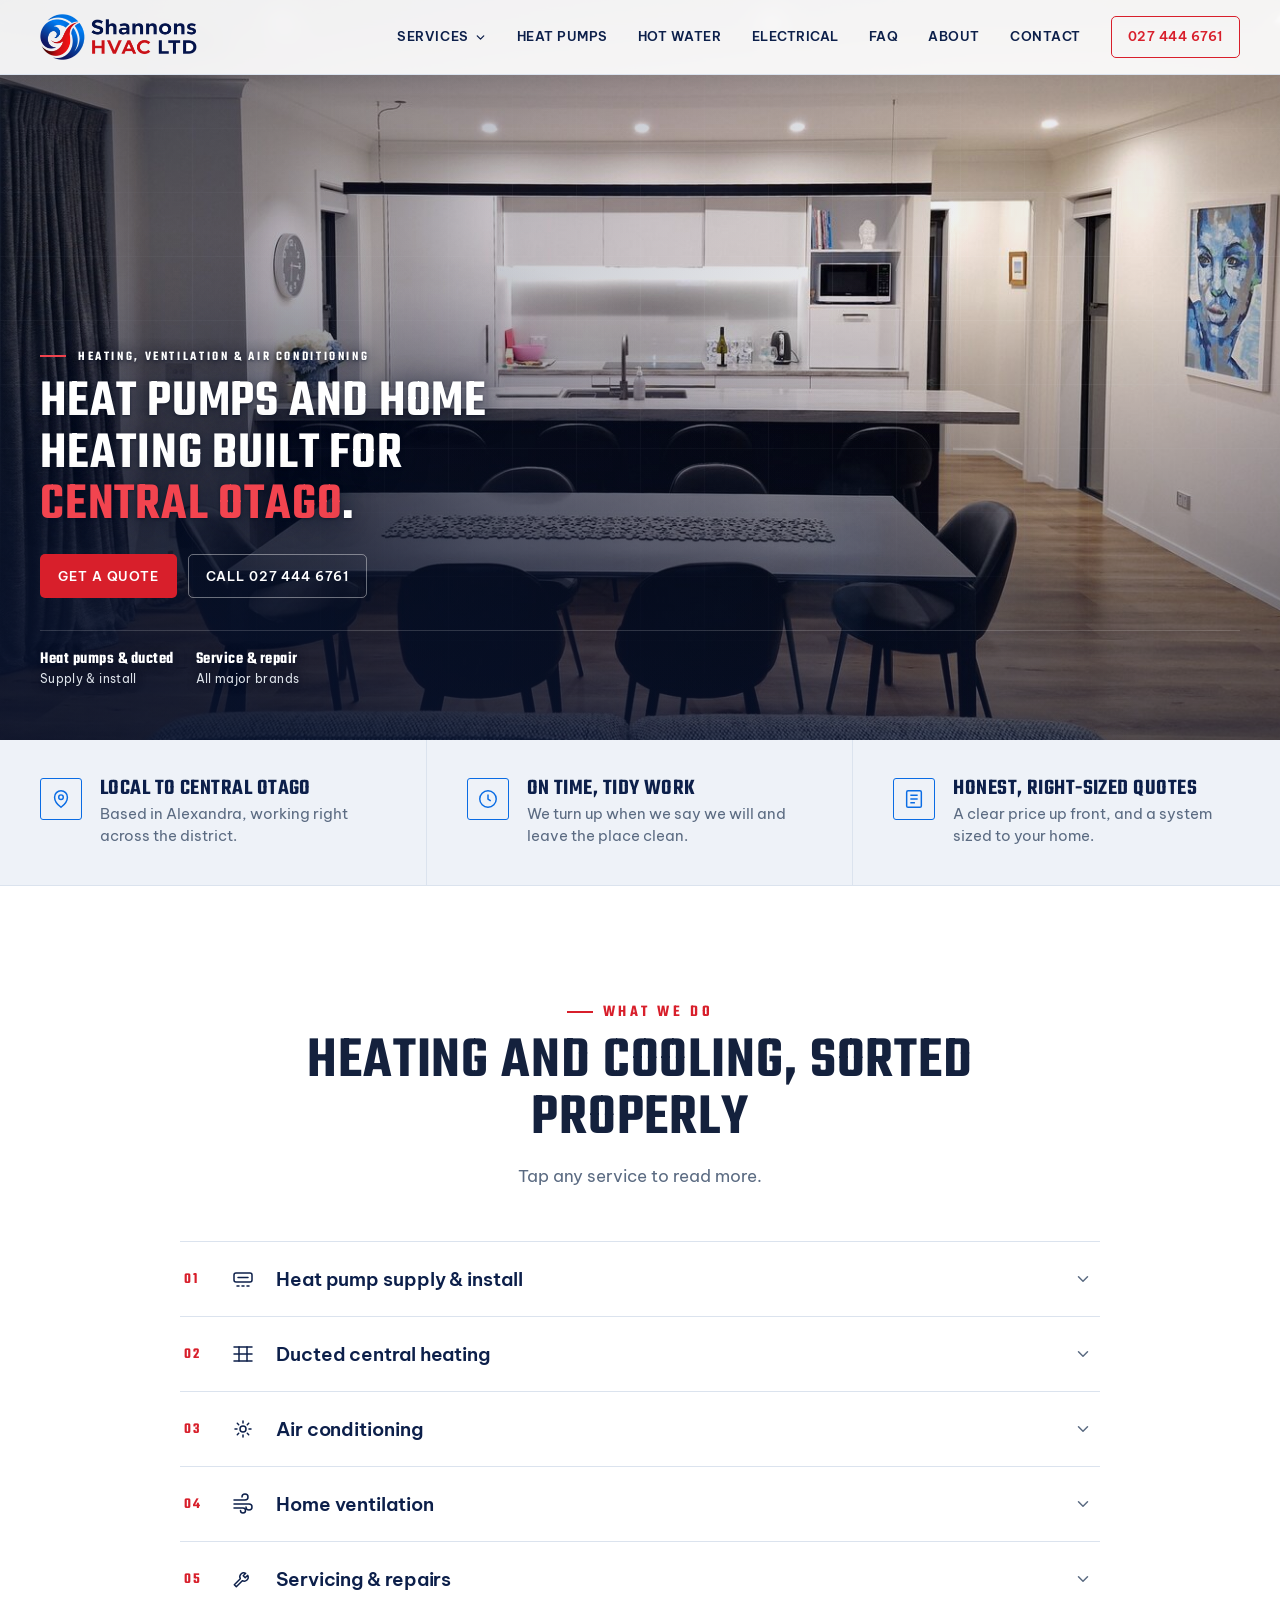
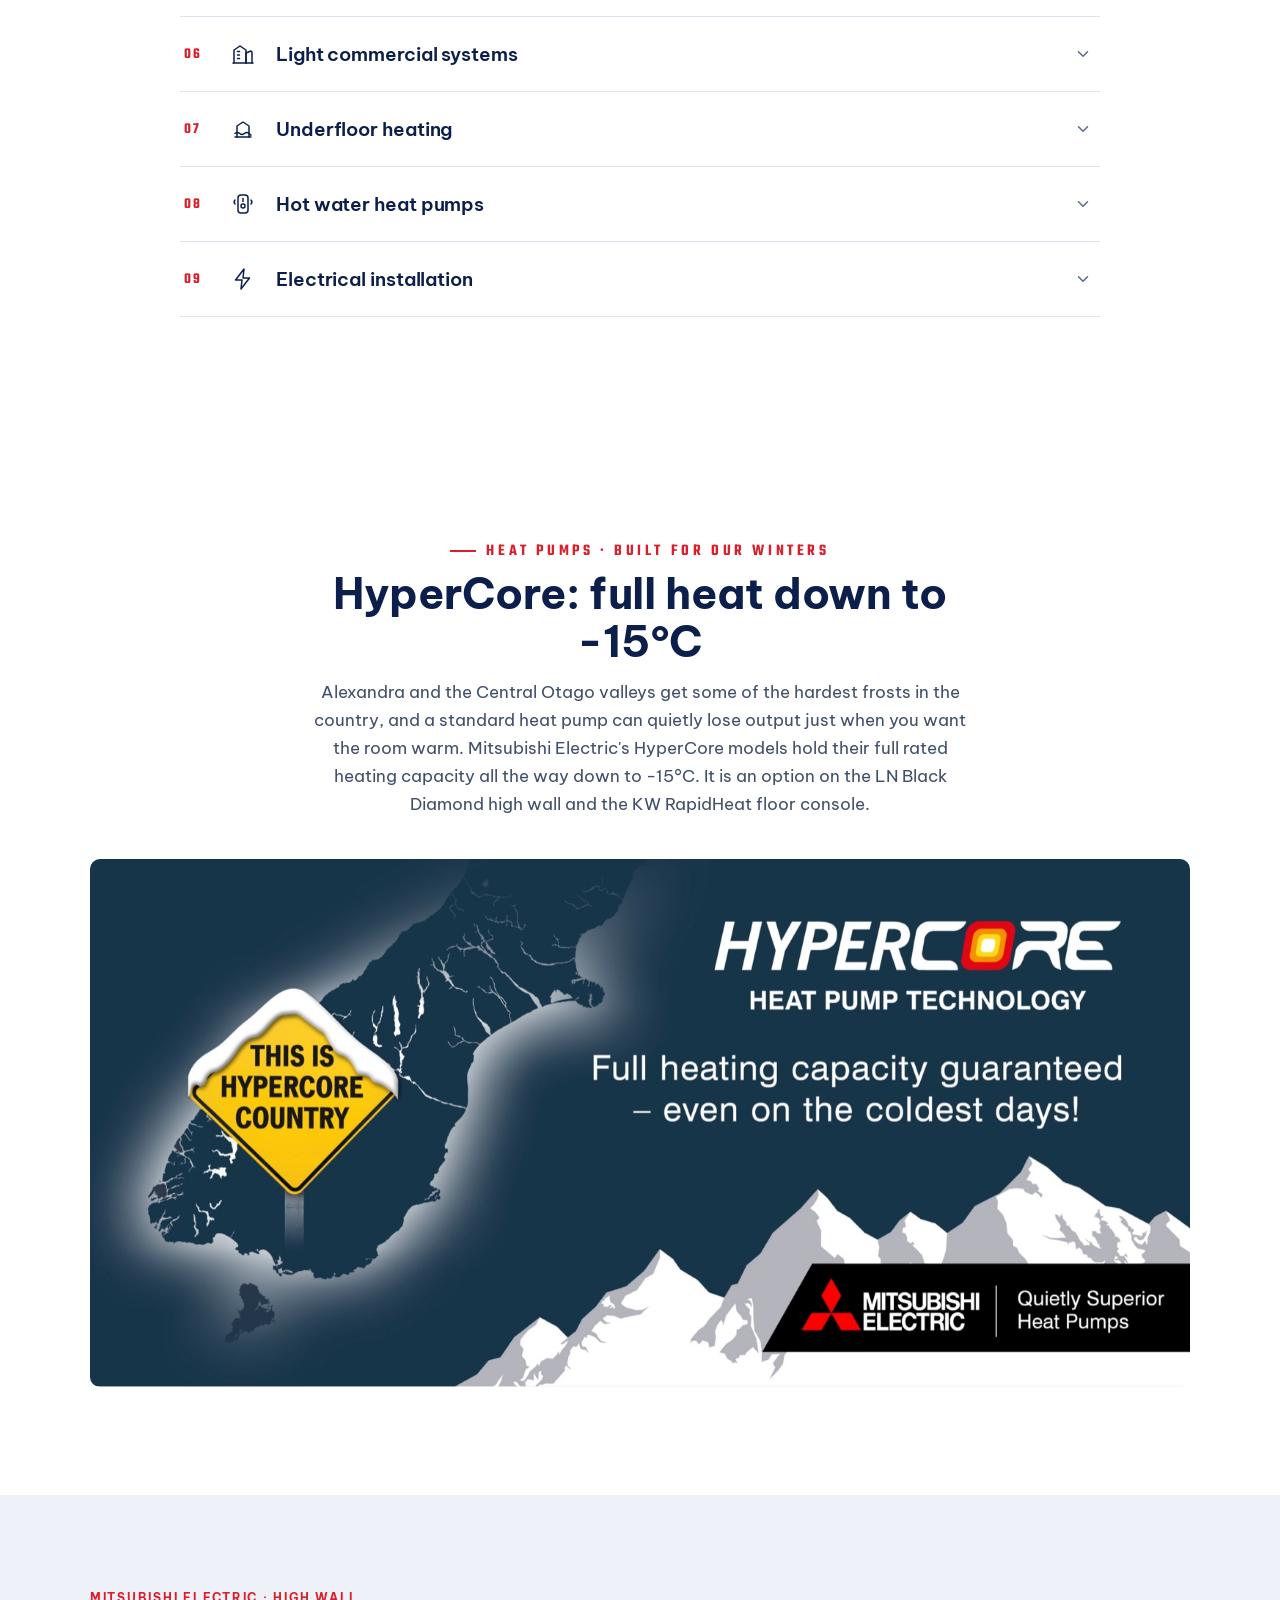
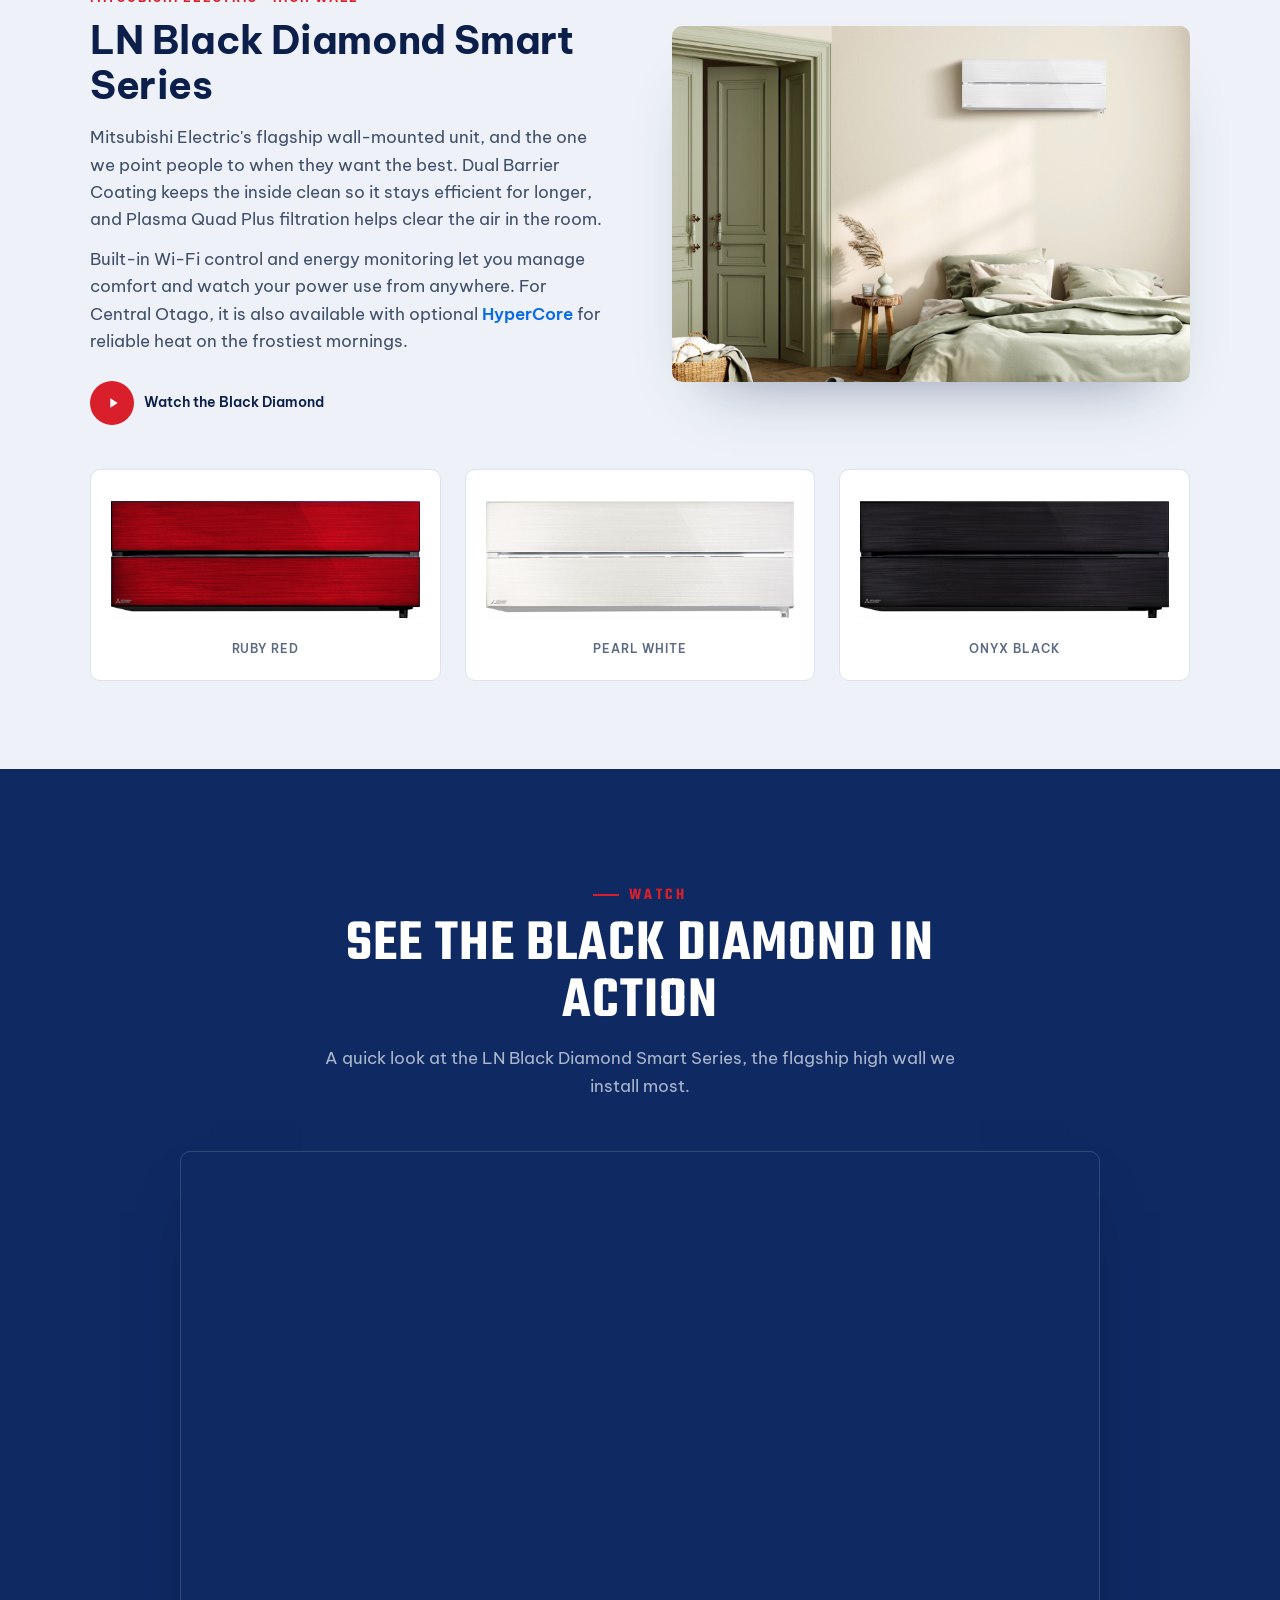
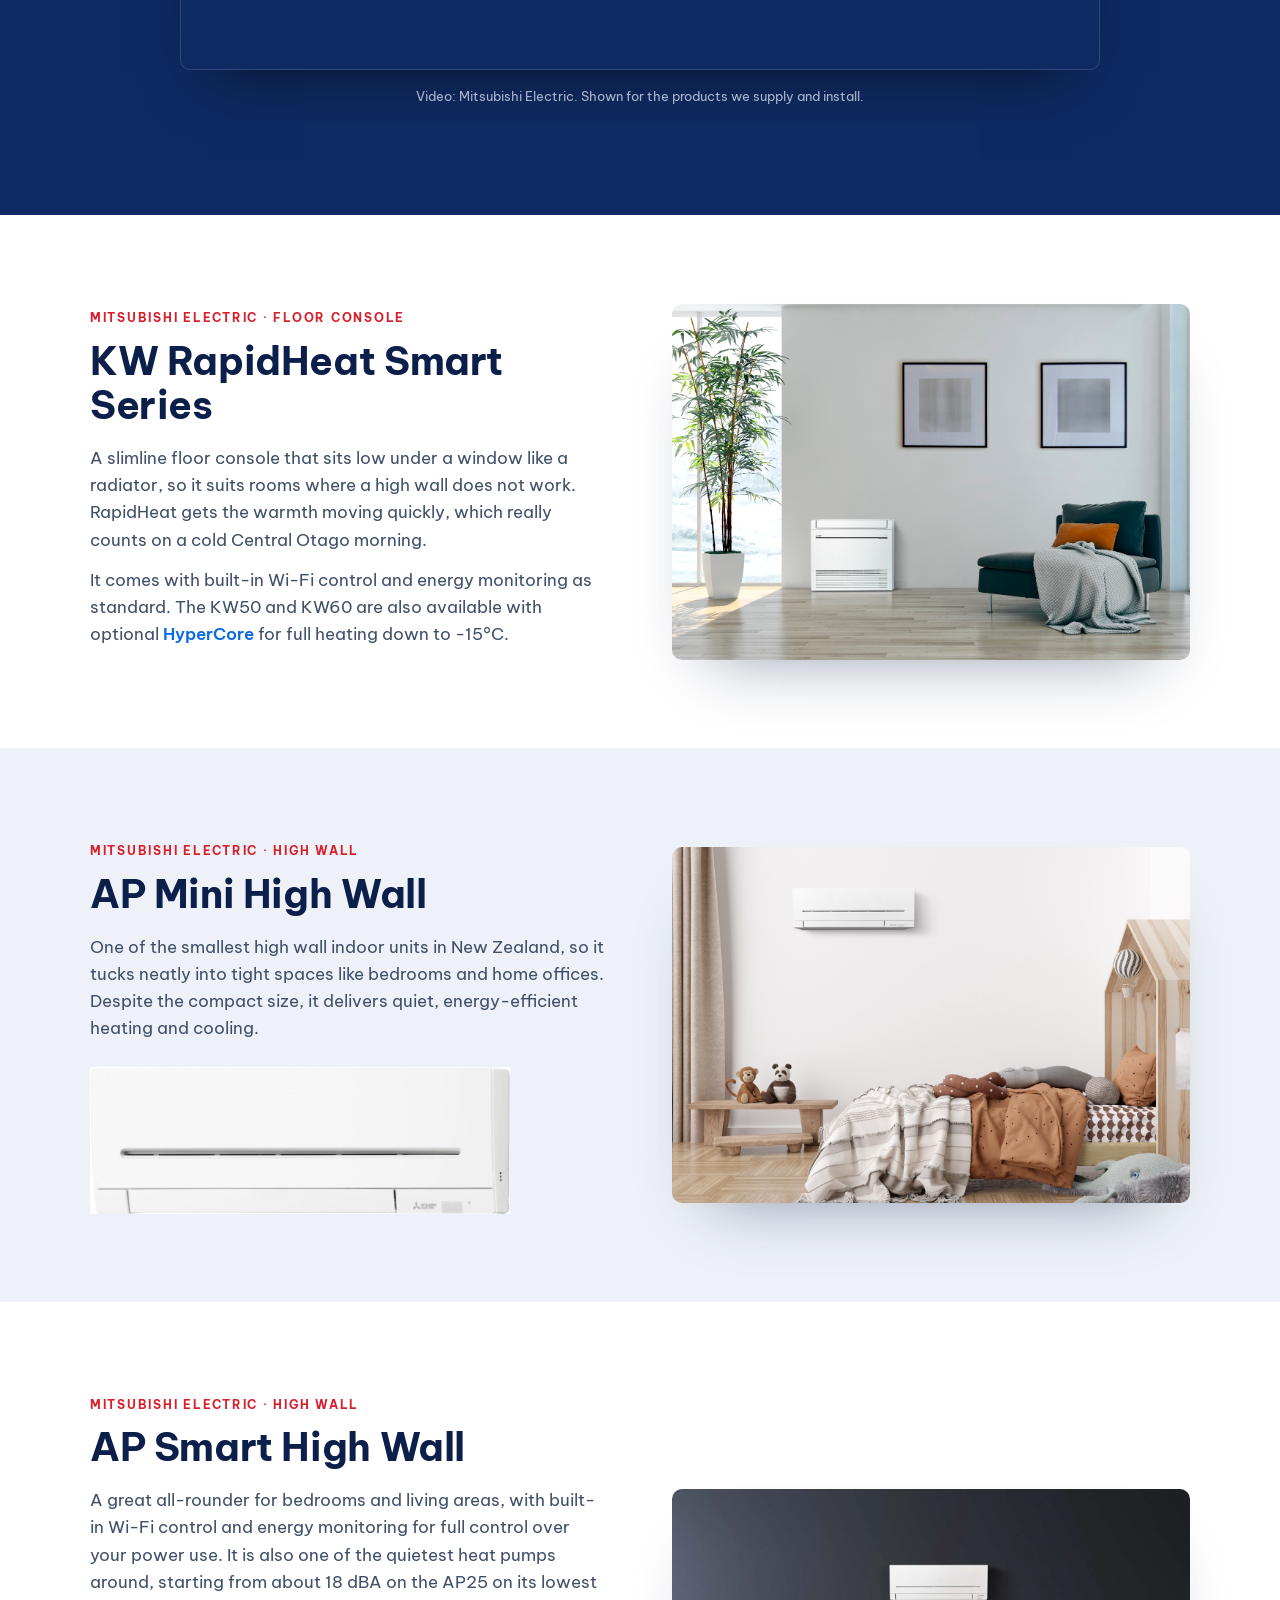
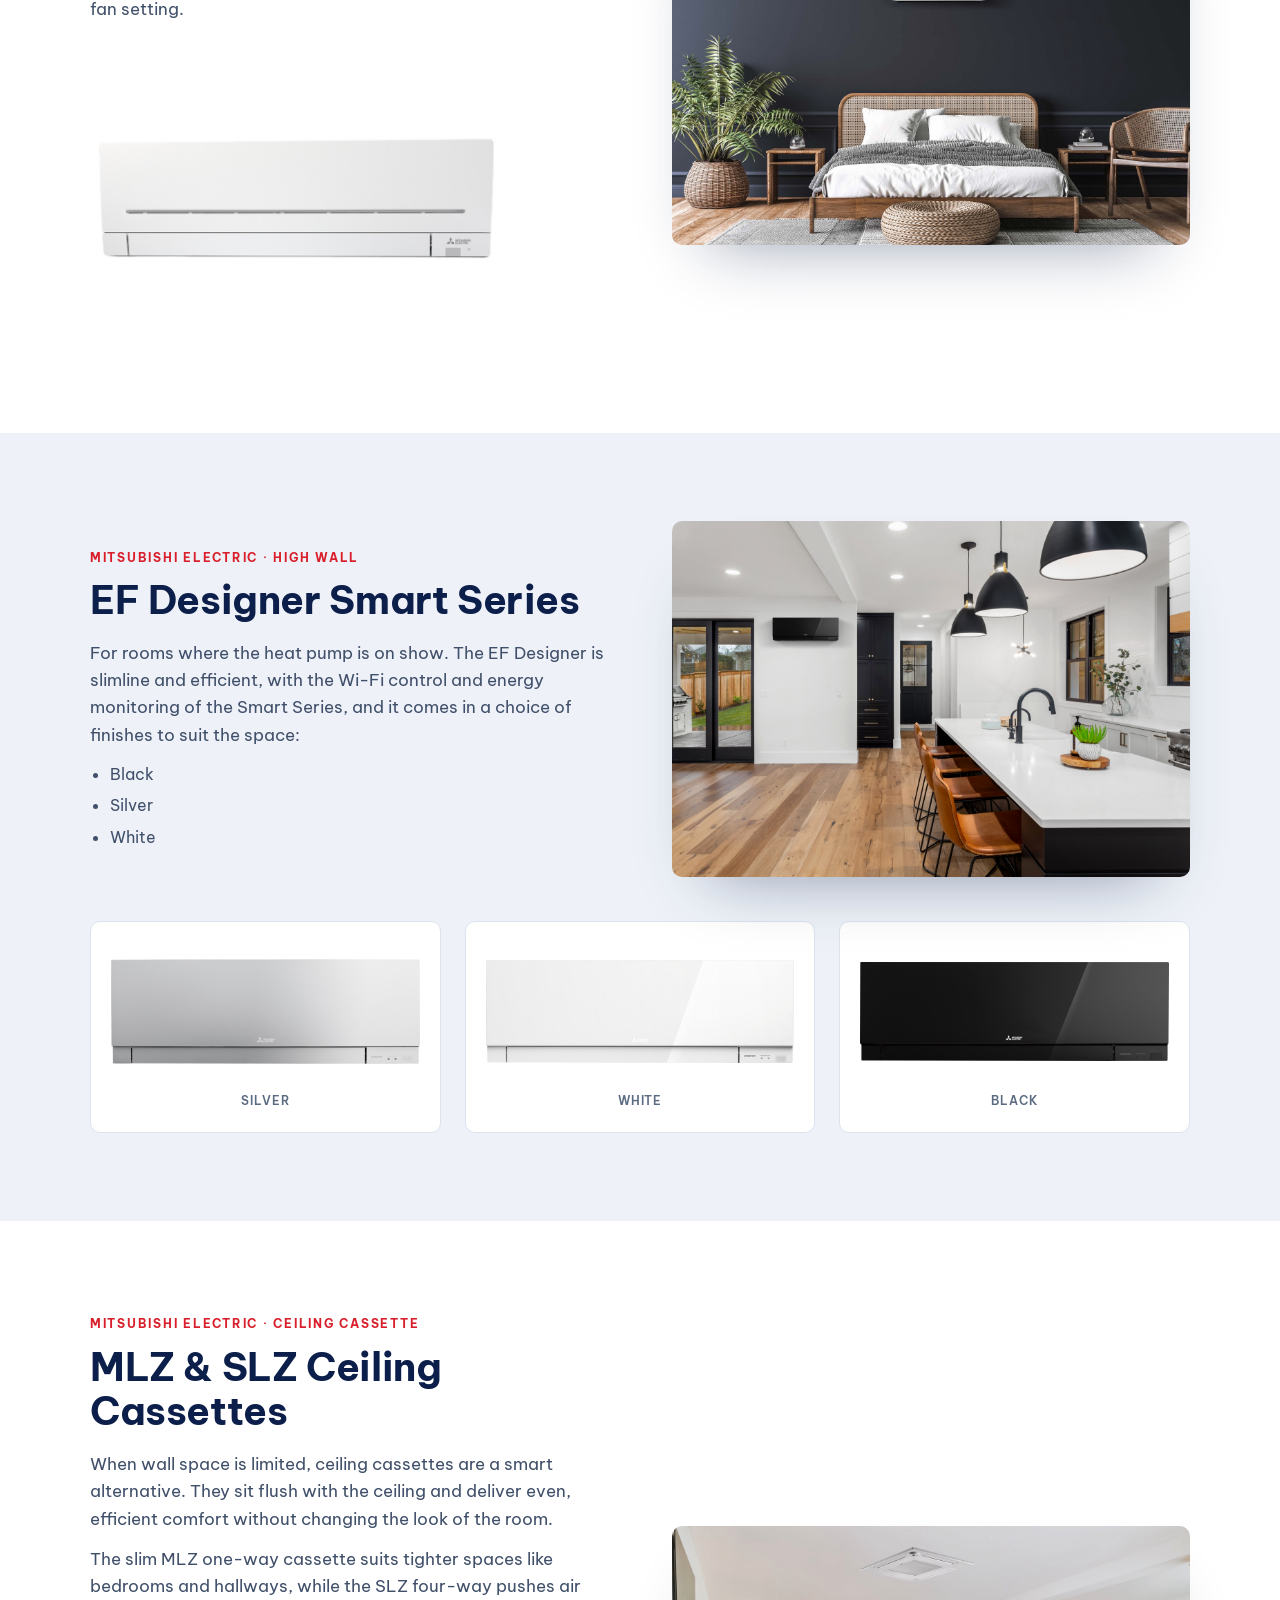
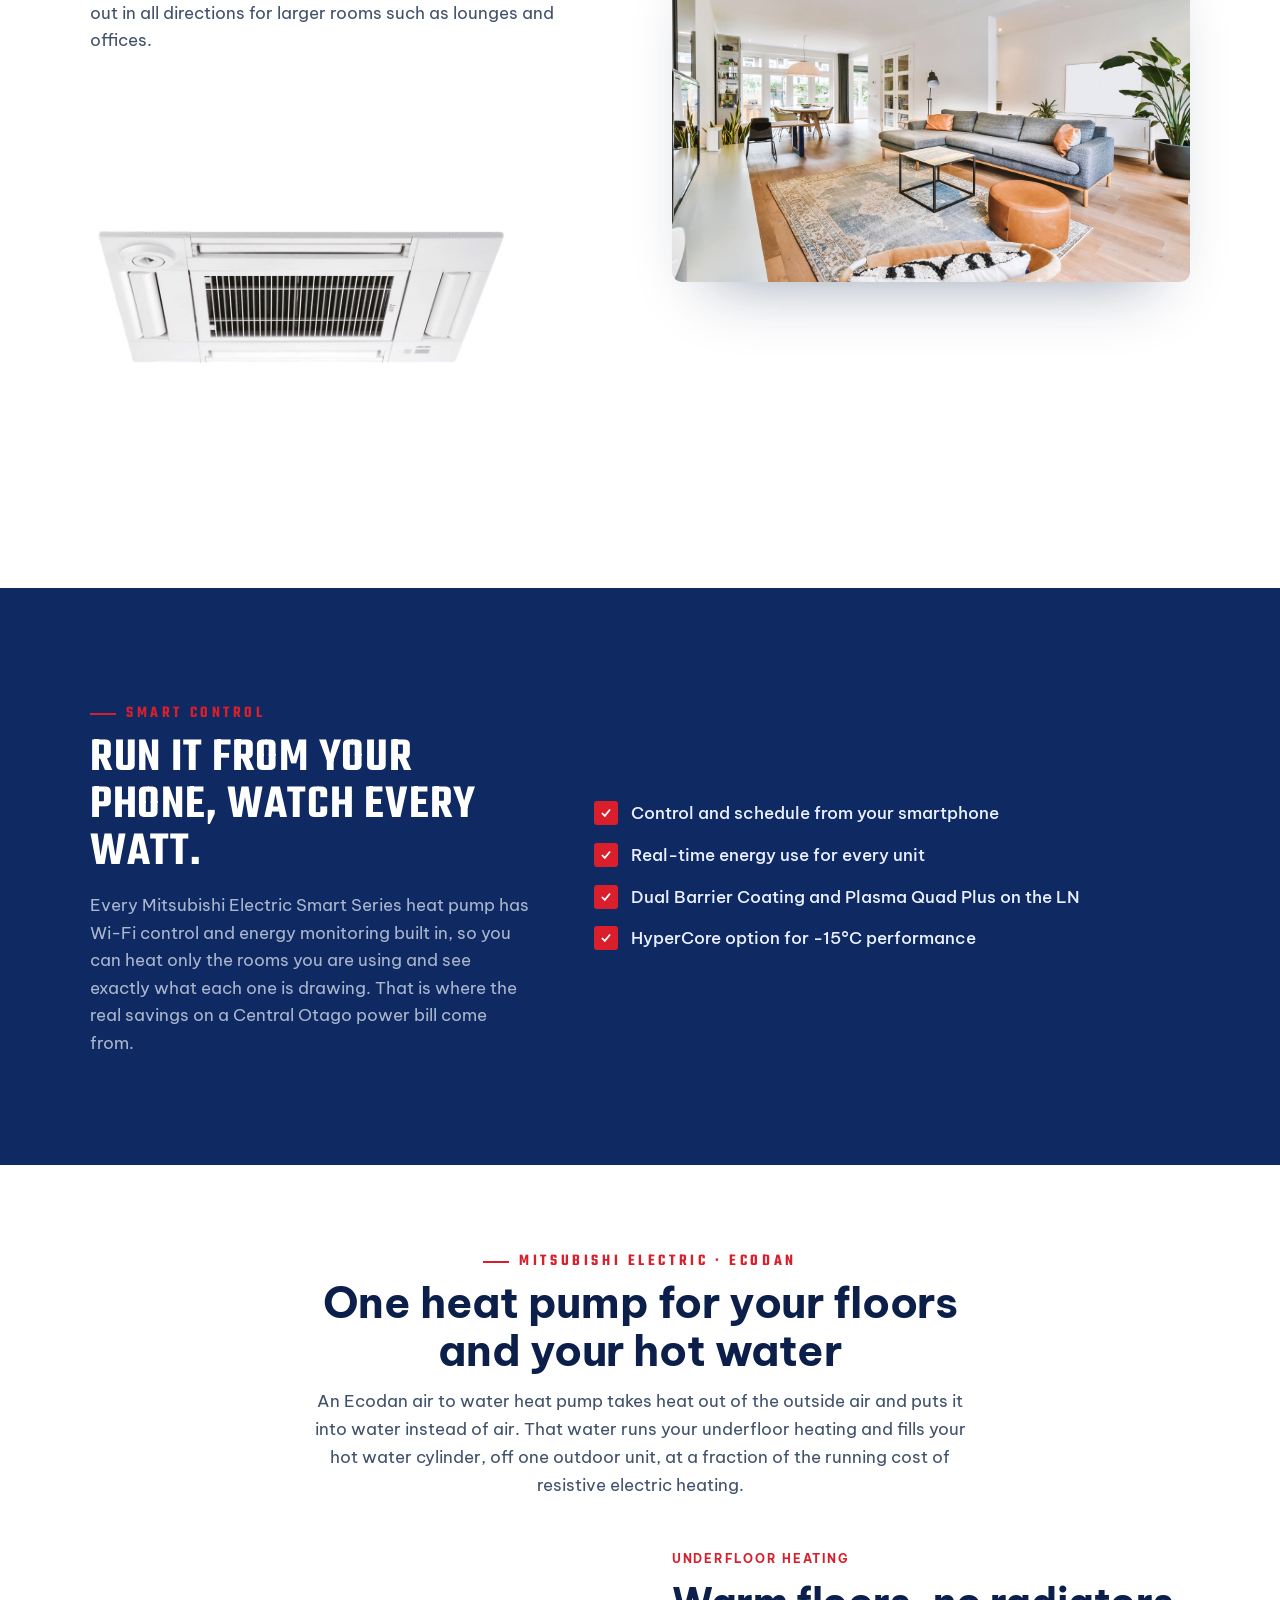
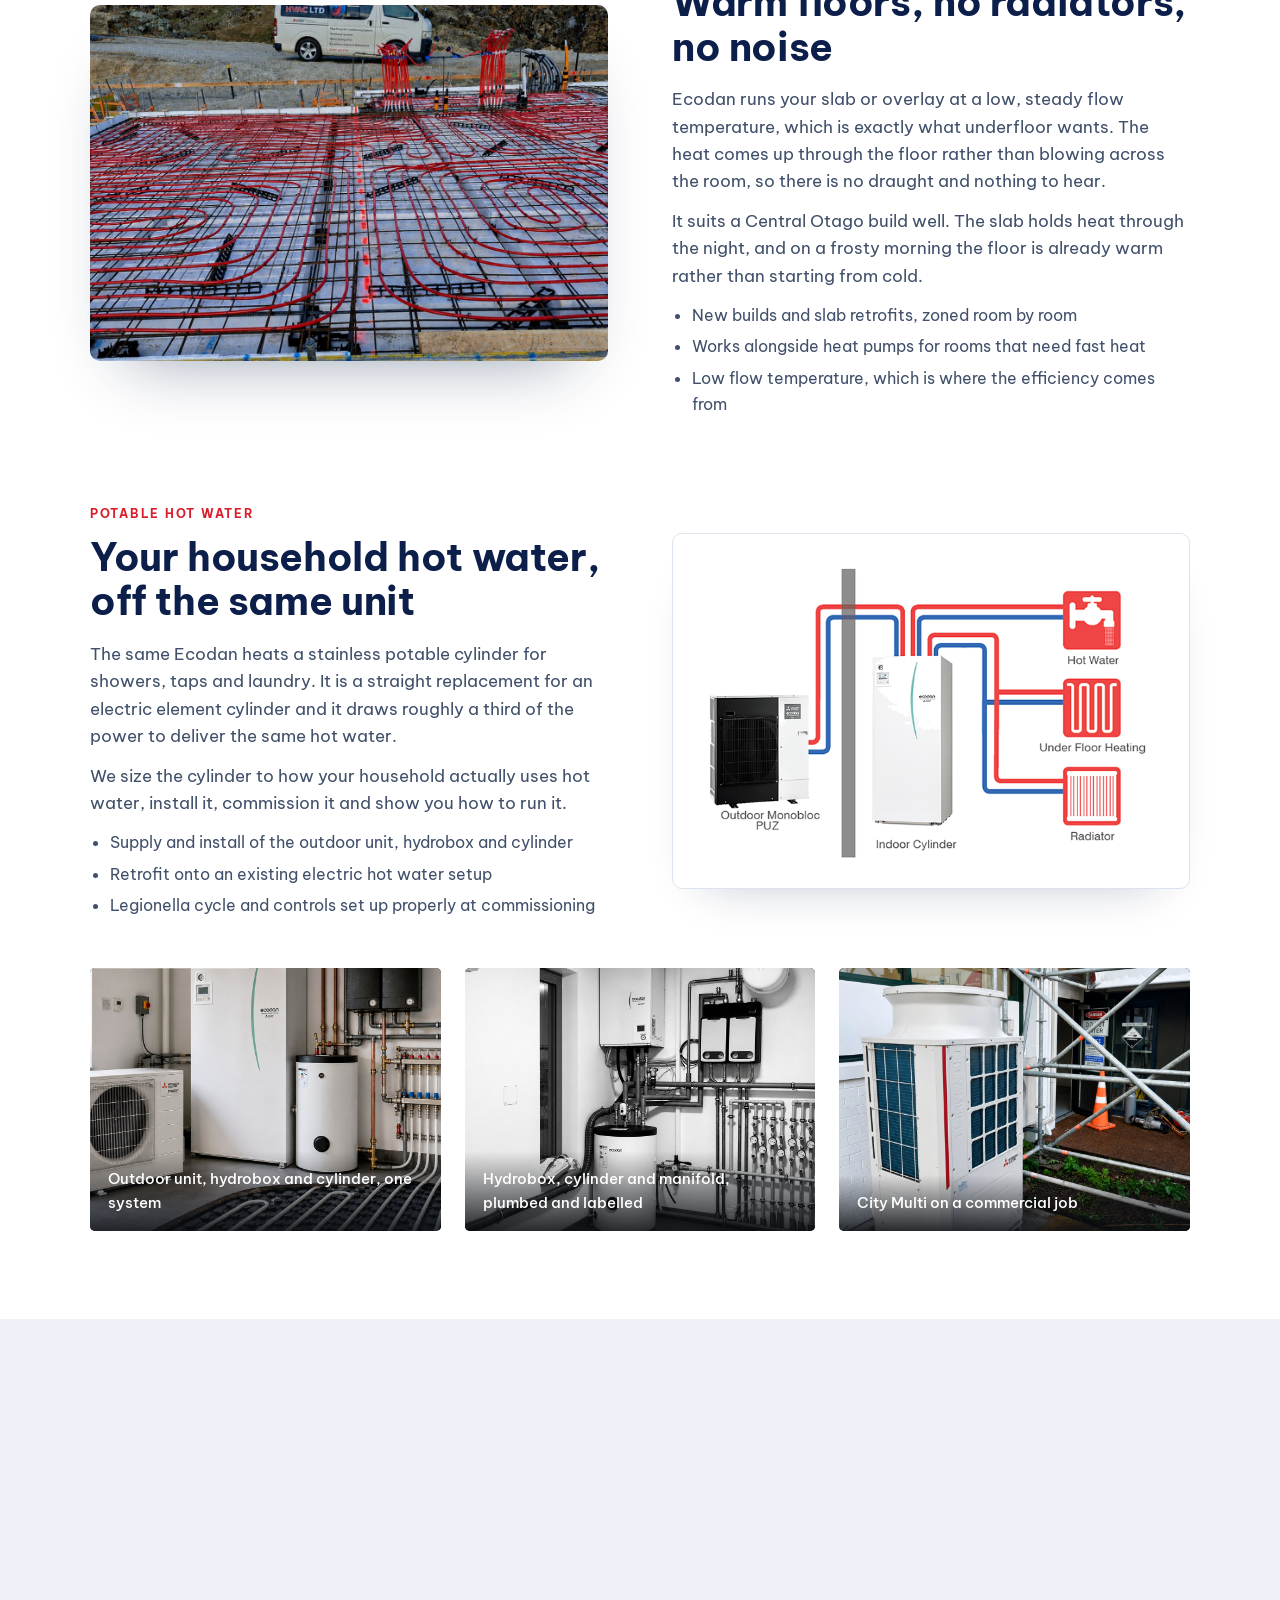
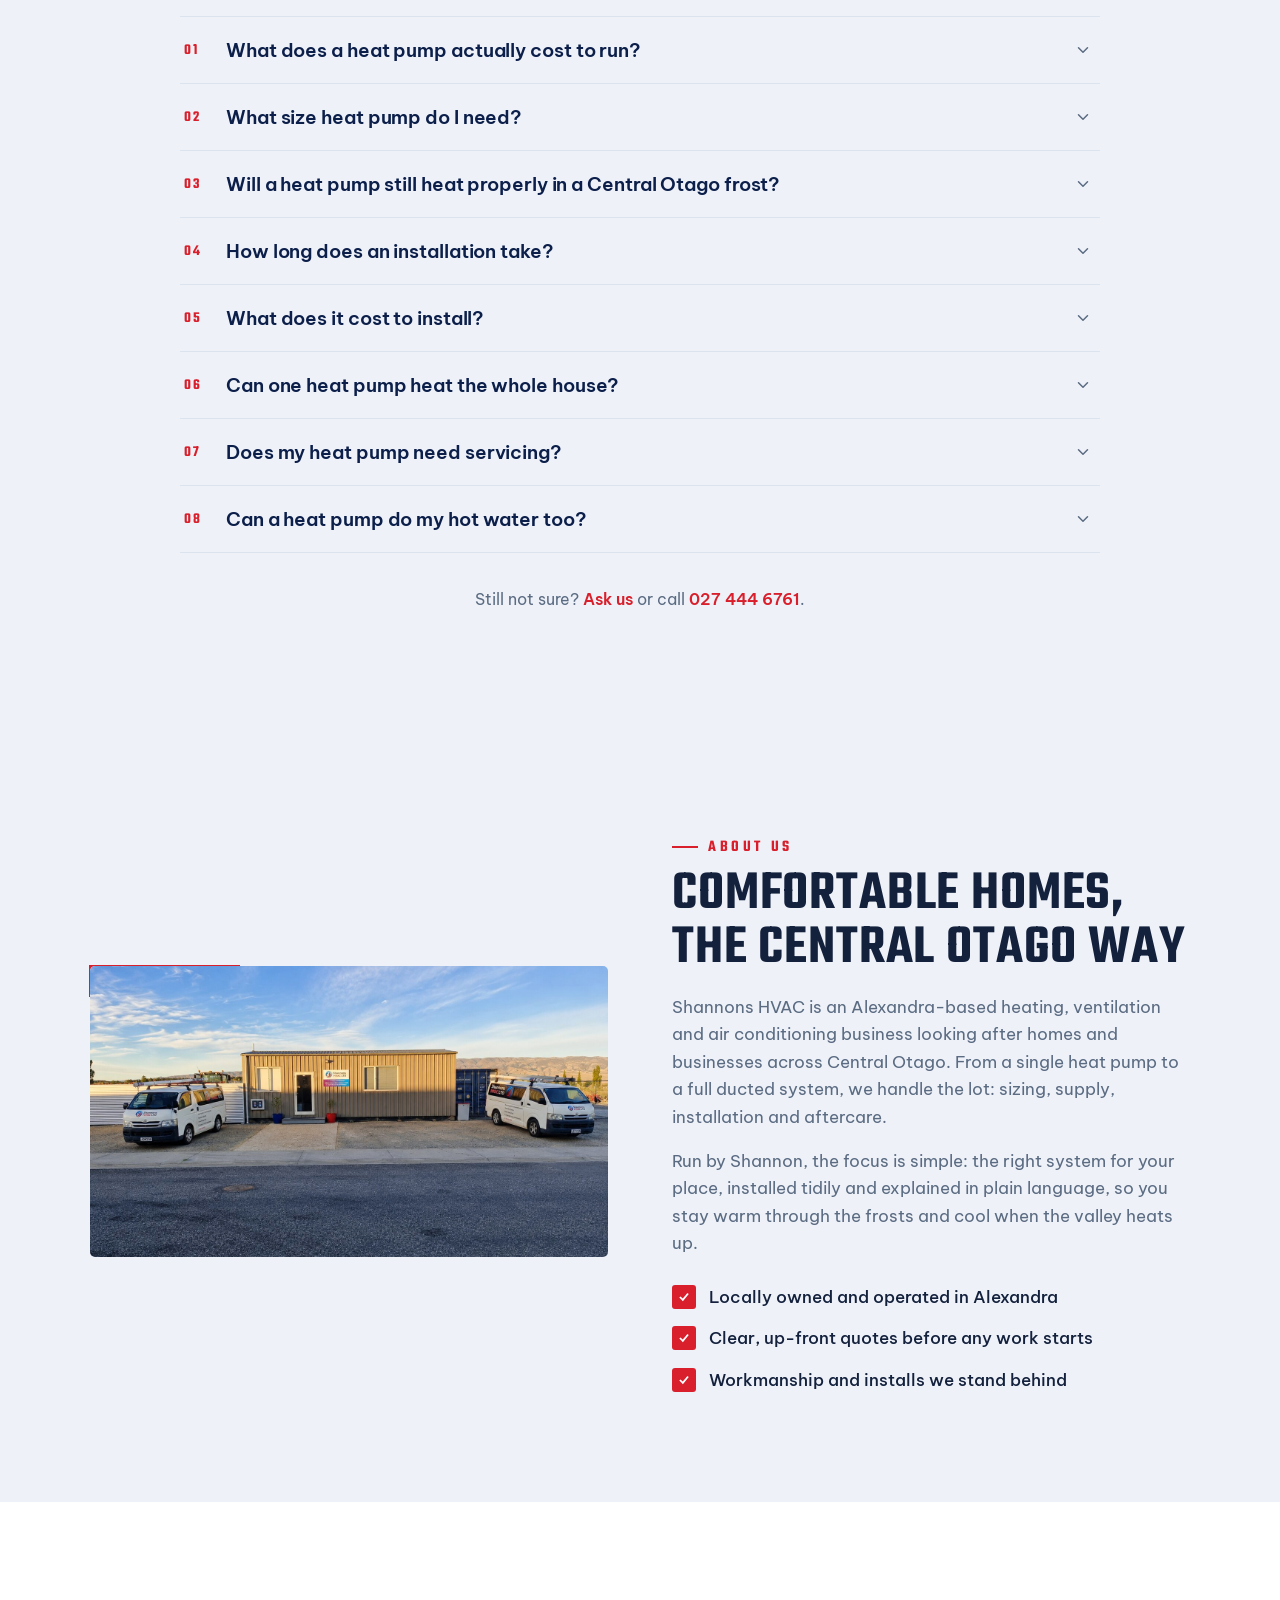
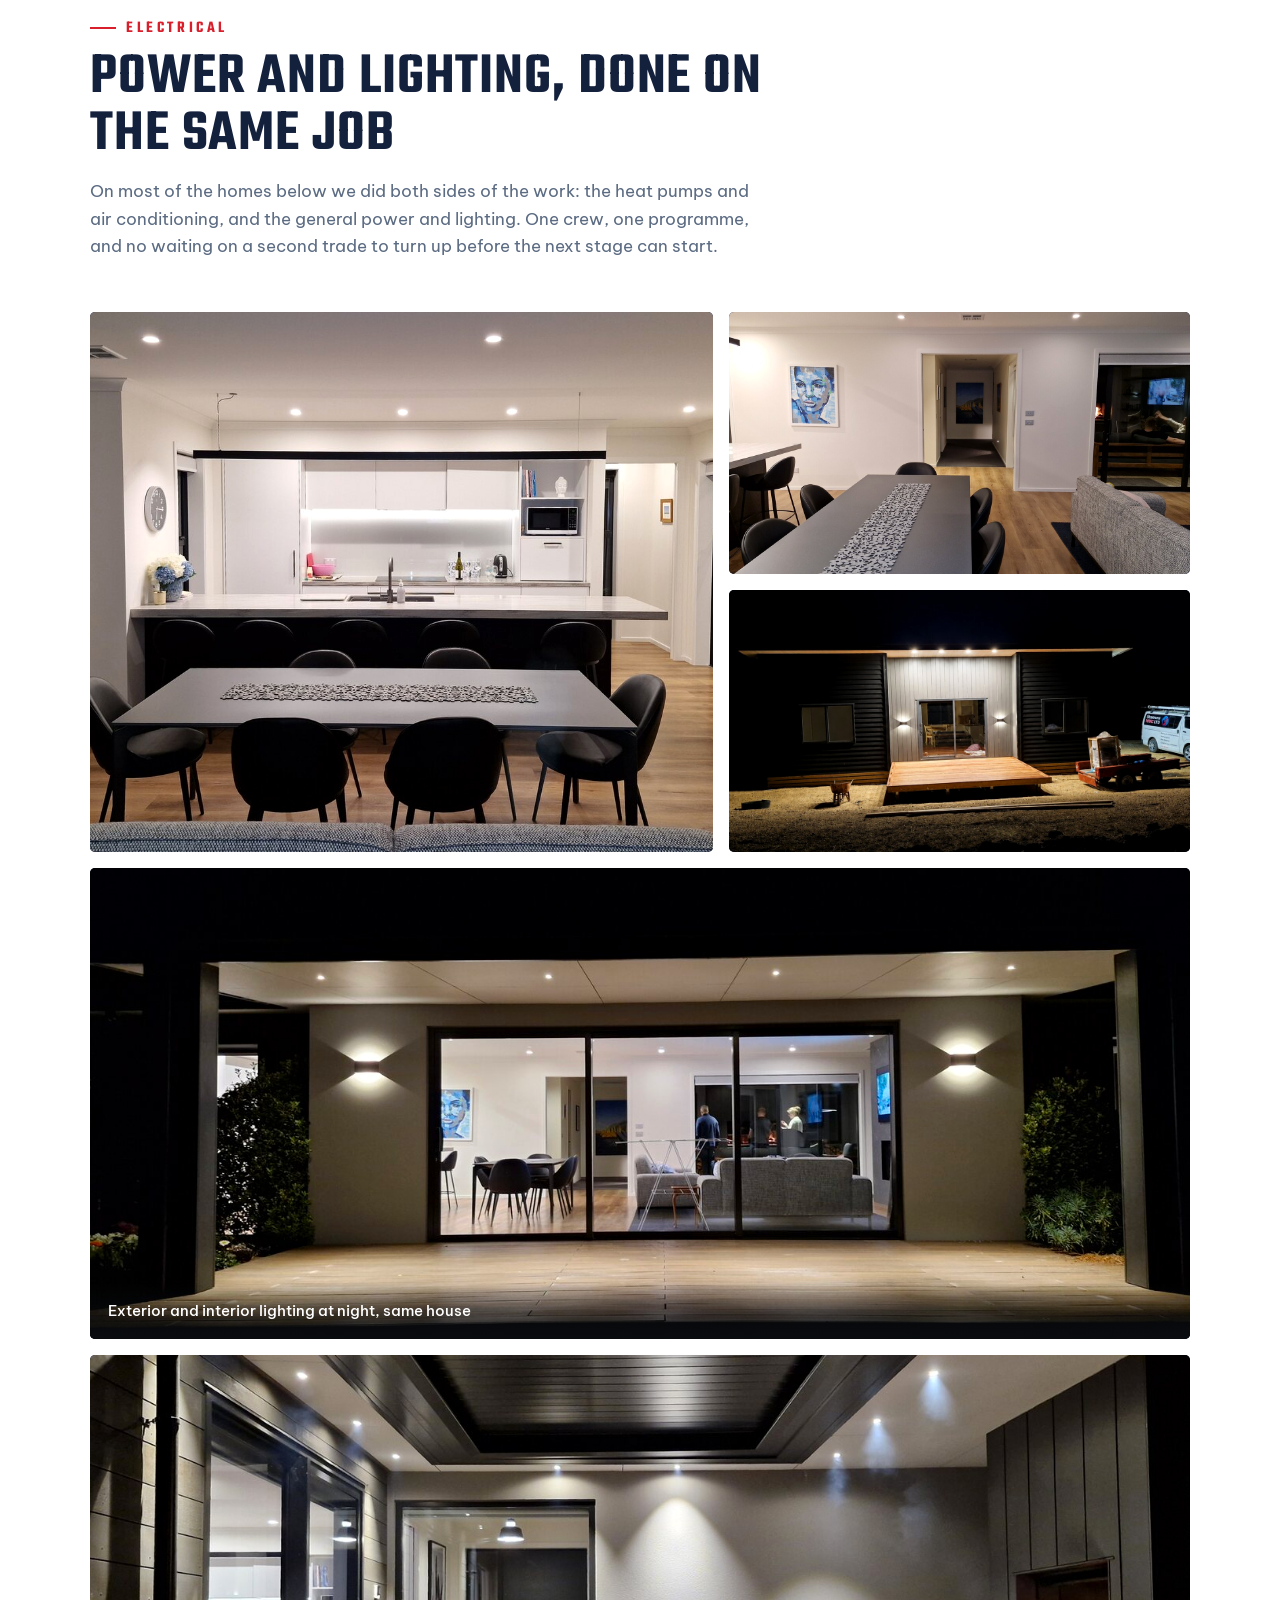
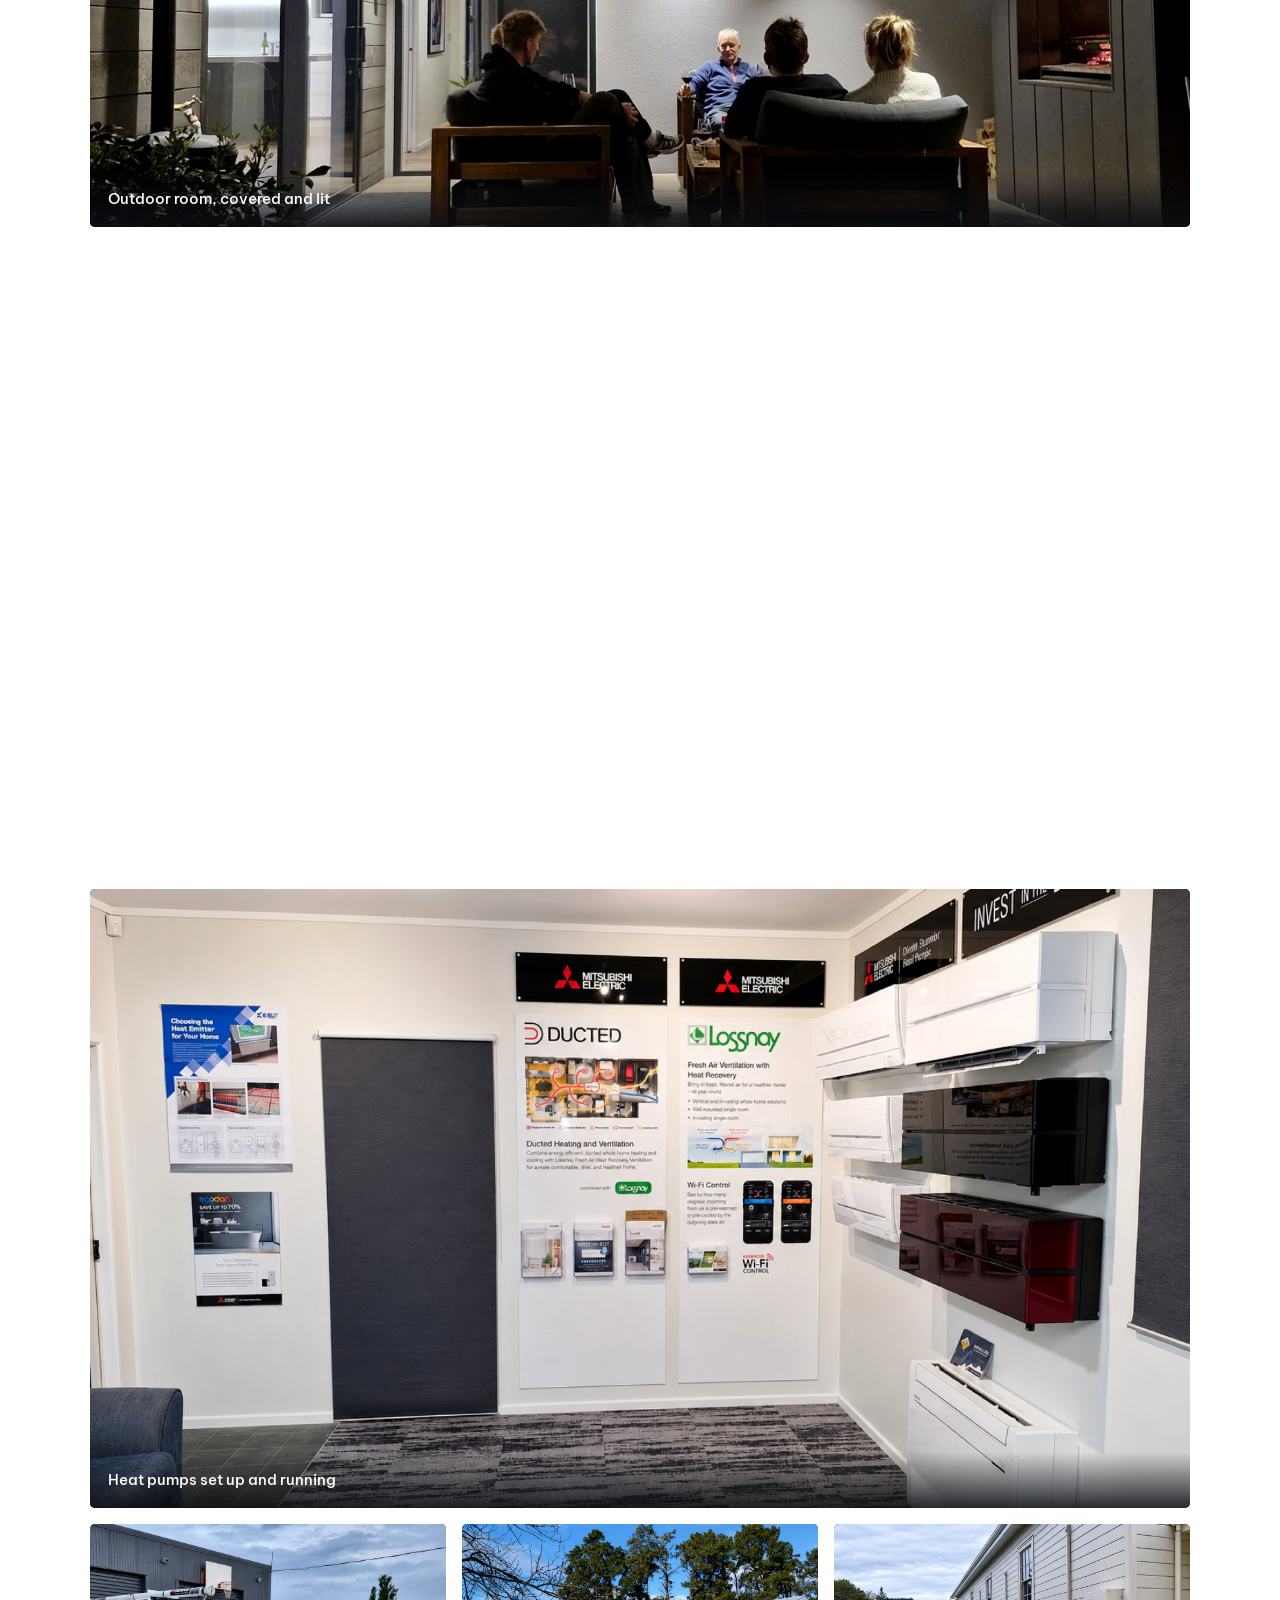
<file: index.html>
<!DOCTYPE html>
<html lang="en-NZ">
<head>
<meta charset="UTF-8">
<meta name="viewport" content="width=device-width, initial-scale=1.0">
<title>Shannons HVAC Limited | Heat Pumps & Air Conditioning, Alexandra</title>
<meta name="description" content="Alexandra heat pump and air conditioning specialists. Heat pumps, ducted heating and cooling, Ecodan underfloor and hot water heat pumps, ventilation, servicing and electrical installation across Central Otago.">
<meta name="theme-color" content="#ffffff">
<link rel="canonical" href="https://www.shannonshvac.co.nz/">

<!-- Open Graph -->
<meta property="og:type" content="website">
<meta property="og:title" content="Shannons HVAC Limited | Heat Pumps & Air Conditioning, Alexandra">
<meta property="og:description" content="Heat pump and air conditioning install, ducted heating and servicing for homes and businesses across Central Otago. Clear quotes, tidy installs.">
<meta property="og:image" content="https://www.shannonshvac.co.nz/img/apsmart-room.jpg">
<meta property="og:url" content="https://www.shannonshvac.co.nz/">
<meta name="twitter:card" content="summary_large_image">

<link rel="icon" href="/favicon.ico" sizes="any">
<link rel="icon" type="image/png" sizes="96x96" href="/favicon-96.png">
<link rel="apple-touch-icon" href="/apple-touch-icon.png">
<link rel="preconnect" href="https://fonts.googleapis.com">
<link rel="preconnect" href="https://fonts.gstatic.com" crossorigin>
<link href="https://fonts.googleapis.com/css2?family=Teko:wght@400;500;600;700&family=Be+Vietnam+Pro:wght@400;500;600&display=swap" rel="stylesheet">
<link rel="stylesheet" href="styles.css">
</head>
<body>

<!-- ===== NAV ===== -->
<nav class="nav" id="nav">
  <a class="brand" href="index.html" aria-label="Shannons HVAC Limited">
    <img class="brand-logo" src="logo.png" alt="Shannons HVAC Limited" width="620" height="182">
  </a>
  <div class="nav-links" id="navLinks">
    <div class="nav-drop">
      <a class="nav-drop-trigger" href="#services">Services<svg class="nav-caret" viewBox="0 0 24 24" aria-hidden="true"><path d="M6 9l6 6 6-6"/></svg></a>
      <div class="nav-drop-menu">
        <a href="#svc-heatpump">Heat pump supply &amp; install</a>
        <a href="#svc-ducted">Ducted central heating</a>
        <a href="#svc-aircon">Air conditioning</a>
        <a href="#svc-ventilation">Home ventilation</a>
        <a href="#svc-servicing">Servicing &amp; repairs</a>
        <a href="#svc-commercial">Light commercial systems</a>
        <a href="#svc-underfloor">Underfloor heating</a>
        <a href="#svc-hotwater">Hot water heat pumps</a>
        <a href="#svc-electrical">Electrical installation</a>
      </div>
    </div>
    <a href="#heatpumps">Heat Pumps</a>
    <a href="#hotwater">Hot Water</a>
    <a href="#electrical">Electrical</a>
    <a href="#faq">FAQ</a>
    <a href="#about">About</a>
    <a href="#contact">Contact</a>
    <a class="nav-phone" href="tel:+64274446761">027 444 6761</a>
  </div>
  <button class="nav-toggle" id="navToggle" aria-label="Open menu" aria-expanded="false"><svg viewBox="0 0 24 24" aria-hidden="true"><path d="M4 7h16M4 12h16M4 17h16"/></svg></button>
</nav>

<!-- ===== HERO ===== -->
<header class="hero">
  <div class="hero-slides" aria-hidden="true">
    <div class="hero-slide active" style="background-image:url('img/elec-kitchen.jpg')"></div>
    <div class="hero-slide" style="background-image:url('img/outdoor-units.jpg')"></div>
    <div class="hero-slide" style="background-image:url('img/elec-dining.jpg')"></div>
    <div class="hero-slide" style="background-image:url('img/elec-outdoor.jpg')"></div>
    <div class="hero-slide" style="background-image:url('img/newbuild-night.jpg')"></div>
  </div>
  <div class="hero-grid" aria-hidden="true"></div>
  <div class="hero-inner">
    <p class="hero-eyebrow">Heating, Ventilation &amp; Air Conditioning</p>
    <h1>Heat pumps and home heating built for <em>Central Otago</em>.</h1>
    <div class="hero-cta">
      <a class="btn btn--primary" href="#contact">Get a quote</a>
      <a class="btn btn--ghost" href="tel:+64274446761">Call 027 444 6761</a>
    </div>
    <div class="hero-meta">
      <div><b>Heat pumps &amp; ducted</b>Supply &amp; install</div>
      <div><b>Service &amp; repair</b>All major brands</div>
    </div>
  </div>
</header>

<!-- ===== TRUST STRIP ===== -->
<section class="trust" style="padding:0">
  <div class="trust-grid">
    <div class="trust-item">
      <div class="trust-ic"><svg viewBox="0 0 24 24" fill="none" stroke="currentColor" stroke-width="1.6"><path d="M12 21s7-5.2 7-11a7 7 0 1 0-14 0c0 5.8 7 11 7 11Z"/><circle cx="12" cy="10" r="2.5"/></svg></div>
      <div><h4>Local to Central Otago</h4><p>Based in Alexandra, working right across the district.</p></div>
    </div>
    <div class="trust-item">
      <div class="trust-ic"><svg viewBox="0 0 24 24" fill="none" stroke="currentColor" stroke-width="1.6"><path d="M12 7v5l3 2"/><circle cx="12" cy="12" r="9"/></svg></div>
      <div><h4>On time, tidy work</h4><p>We turn up when we say we will and leave the place clean.</p></div>
    </div>
    <div class="trust-item">
      <div class="trust-ic"><svg viewBox="0 0 24 24" fill="none" stroke="currentColor" stroke-width="1.6"><rect x="4" y="3" width="16" height="18" rx="1.5"/><path d="M8 8h8M8 12h8M8 16h5"/></svg></div>
      <div><h4>Honest, right-sized quotes</h4><p>A clear price up front, and a system sized to your home.</p></div>
    </div>
  </div>
</section>

<!-- ===== SERVICES ===== -->
<section class="band-light" id="services" style="scroll-margin-top:70px">
  <div class="wrap">
    <div class="sec-head center reveal">
      <span class="eyebrow center">What we do</span>
      <h2>Heating and cooling, sorted properly</h2>
      <p>Tap any service to read more.</p>
    </div>
    <div class="acc reveal">
      <details class="acc-item" id="svc-heatpump" style="scroll-margin-top:88px">
        <summary>
          <span class="acc-num">01</span>
          <span class="acc-ic" aria-hidden="true"><svg viewBox="0 0 24 24" fill="none" stroke="currentColor"><rect x="3" y="6" width="18" height="9" rx="2"/><path d="M6 19h2M11 19h2M16 19h2M7 10.5h10"/></svg></span>
          <h3>Heat pump supply &amp; install</h3>
          <span class="acc-chev" aria-hidden="true"><svg viewBox="0 0 24 24"><path d="M6 9l6 6 6-6"/></svg></span>
        </summary>
        <div class="acc-body">
          <p>Wall-mounted and floor-console heat pumps sized to your room and our climate: efficient heating through frosty winters and cooling when summer turns dry and hot.</p>
        </div>
      </details>
      <details class="acc-item" id="svc-ducted" style="scroll-margin-top:88px">
        <summary>
          <span class="acc-num">02</span>
          <span class="acc-ic" aria-hidden="true"><svg viewBox="0 0 24 24" fill="none" stroke="currentColor"><path d="M3 5h18M3 12h18M3 19h18"/><path d="M8 5v14M16 5v14"/></svg></span>
          <h3>Ducted central heating</h3>
          <span class="acc-chev" aria-hidden="true"><svg viewBox="0 0 24 24"><path d="M6 9l6 6 6-6"/></svg></span>
        </summary>
        <div class="acc-body">
          <p>Whole-home ducted systems that warm or cool every room from one quiet, zoned setup, ideal for new builds and renovations across the district.</p>
        </div>
      </details>
      <details class="acc-item" id="svc-aircon" style="scroll-margin-top:88px">
        <summary>
          <span class="acc-num">03</span>
          <span class="acc-ic" aria-hidden="true"><svg viewBox="0 0 24 24" fill="none" stroke="currentColor"><circle cx="12" cy="12" r="3"/><path d="M12 4v2M12 18v2M4 12h2M18 12h2M6.3 6.3l1.4 1.4M16.3 16.3l1.4 1.4M17.7 6.3l-1.4 1.4M7.7 16.3l-1.4 1.4"/></svg></span>
          <h3>Air conditioning</h3>
          <span class="acc-chev" aria-hidden="true"><svg viewBox="0 0 24 24"><path d="M6 9l6 6 6-6"/></svg></span>
        </summary>
        <div class="acc-body">
          <p>Cooling for homes, offices, shops and workshops, from a single high wall head to multi-room systems, supplied and installed to handle the local heat.</p>
        </div>
      </details>
      <details class="acc-item" id="svc-ventilation" style="scroll-margin-top:88px">
        <summary>
          <span class="acc-num">04</span>
          <span class="acc-ic" aria-hidden="true"><svg viewBox="0 0 24 24" fill="none" stroke="currentColor"><path d="M3 8h11a3 3 0 1 0-3-3"/><path d="M3 12h15a3 3 0 1 1-3 3"/><path d="M3 16h9a2.5 2.5 0 1 1-2.5 2.5"/></svg></span>
          <h3>Home ventilation</h3>
          <span class="acc-chev" aria-hidden="true"><svg viewBox="0 0 24 24"><path d="M6 9l6 6 6-6"/></svg></span>
        </summary>
        <div class="acc-body">
          <p>Positive-pressure and heat-transfer ventilation to clear condensation, damp and stale air, keeping your home drier, healthier and easier to heat.</p>
        </div>
      </details>
      <details class="acc-item" id="svc-servicing" style="scroll-margin-top:88px">
        <summary>
          <span class="acc-num">05</span>
          <span class="acc-ic" aria-hidden="true"><svg viewBox="0 0 24 24" fill="none" stroke="currentColor"><path d="M14.7 6.3a4 4 0 0 0-5.4 5.4l-6 6 2 2 6-6a4 4 0 0 0 5.4-5.4l-2.5 2.5-2-2 2.5-2.5Z"/></svg></span>
          <h3>Servicing &amp; repairs</h3>
          <span class="acc-chev" aria-hidden="true"><svg viewBox="0 0 24 24"><path d="M6 9l6 6 6-6"/></svg></span>
        </summary>
        <div class="acc-body">
          <p>Filter cleans, regas, fault-finding and tune-ups that keep your heat pump running efficiently and your warranty intact, on any brand.</p>
        </div>
      </details>
      <details class="acc-item" id="svc-commercial" style="scroll-margin-top:88px">
        <summary>
          <span class="acc-num">06</span>
          <span class="acc-ic" aria-hidden="true"><svg viewBox="0 0 24 24" fill="none" stroke="currentColor"><path d="M3 21V8l6-4 6 4v13"/><path d="M15 21V11l5-2 1 1v11"/><path d="M2 21h20M6.5 9.5h2M6.5 13h2M6.5 16.5h2"/></svg></span>
          <h3>Light commercial systems</h3>
          <span class="acc-chev" aria-hidden="true"><svg viewBox="0 0 24 24"><path d="M6 9l6 6 6-6"/></svg></span>
        </summary>
        <div class="acc-body">
          <p>Heating and cooling for shops, offices, caf&eacute;s and workshops, plus ongoing maintenance to keep them running through the busy season.</p>
        </div>
      </details>
      <details class="acc-item" id="svc-underfloor" style="scroll-margin-top:88px">
        <summary>
          <span class="acc-num">07</span>
          <span class="acc-ic" aria-hidden="true"><svg viewBox="0 0 24 24" fill="none" stroke="currentColor"><path d="M4 20h16"/><path d="M6 20V9l6-4 6 4v11"/><path d="M4 16.5c1.6-1.4 3.1-1.4 4.7 0s3.1 1.4 4.7 0 3.1-1.4 4.7 0 1.6 1.4 1.9 1.6"/></svg></span>
          <h3>Underfloor heating</h3>
          <span class="acc-chev" aria-hidden="true"><svg viewBox="0 0 24 24"><path d="M6 9l6 6 6-6"/></svg></span>
        </summary>
        <div class="acc-body">
          <p>Mitsubishi Electric Ecodan air to water systems running slab and overlay underfloor, zoned room by room, at the low flow temperatures that make underfloor efficient.</p>
        </div>
      </details>
      <details class="acc-item" id="svc-hotwater" style="scroll-margin-top:88px">
        <summary>
          <span class="acc-num">08</span>
          <span class="acc-ic" aria-hidden="true"><svg viewBox="0 0 24 24" fill="none" stroke="currentColor"><rect x="7" y="3" width="10" height="18" rx="3"/><path d="M12 6.5v3"/><circle cx="12" cy="14" r="2"/><path d="M4 8c-1.2 1.4-1.2 2.6 0 4"/><path d="M20 8c1.2 1.4 1.2 2.6 0 4"/></svg></span>
          <h3>Hot water heat pumps</h3>
          <span class="acc-chev" aria-hidden="true"><svg viewBox="0 0 24 24"><path d="M6 9l6 6 6-6"/></svg></span>
        </summary>
        <div class="acc-body">
          <p>Ecodan potable hot water systems that heat your household cylinder for roughly a third of the power an electric element uses. New installs and retrofits.</p>
        </div>
      </details>
      <details class="acc-item" id="svc-electrical" style="scroll-margin-top:88px">
        <summary>
          <span class="acc-num">09</span>
          <span class="acc-ic" aria-hidden="true"><svg viewBox="0 0 24 24" fill="none" stroke="currentColor"><path d="M13 2 4.5 13H11l-1 9 8.5-11H12l1-9Z"/></svg></span>
          <h3>Electrical installation</h3>
          <span class="acc-chev" aria-hidden="true"><svg viewBox="0 0 24 24"><path d="M6 9l6 6 6-6"/></svg></span>
        </summary>
        <div class="acc-body">
          <p>General power, outlets, data and lighting for new builds and renovations. On most jobs we do this alongside the heat pumps so it is one crew and one programme.</p>
        </div>
      </details>
    </div>
  </div>
</section>

<!-- ===== HEAT PUMPS (detailed) ===== -->
<section class="band-light" id="heatpumps" style="scroll-margin-top:70px">
  <div class="hc-intro">
    <span class="eyebrow center">Heat pumps &middot; built for our winters</span>
    <h2>HyperCore: full heat down to -15&deg;C</h2>
    <p>Alexandra and the Central Otago valleys get some of the hardest frosts in the country, and a standard heat pump can quietly lose output just when you want the room warm. Mitsubishi Electric's HyperCore models hold their full rated heating capacity all the way down to -15&deg;C. It is an option on the LN Black Diamond high wall and the KW RapidHeat floor console.</p>
  </div>
  <div class="hc-banner">
    <img src="img/hypercore.jpg" alt="Mitsubishi Electric HyperCore technology, full heating capacity even on the coldest days" loading="lazy">
  </div>
</section>

<!-- LN BLACK DIAMOND -->
<section class="hp band-bone">
  <div class="hp-grid">
    <div class="hp-copy reveal">
      <span class="kicker">Mitsubishi Electric &middot; High Wall</span>
      <h2>LN Black Diamond Smart Series</h2>
      <p>Mitsubishi Electric's flagship wall-mounted unit, and the one we point people to when they want the best. Dual Barrier Coating keeps the inside clean so it stays efficient for longer, and Plasma Quad Plus filtration helps clear the air in the room.</p>
      <p>Built-in Wi-Fi control and energy monitoring let you manage comfort and watch your power use from anywhere. For Central Otago, it is also available with optional <span class="u">HyperCore</span> for reliable heat on the frostiest mornings.</p>
      <a class="play-link" href="#video"><span class="pl"><svg viewBox="0 0 24 24"><path d="M8 5v14l11-7z"/></svg></span> Watch the Black Diamond</a>
    </div>
    <div class="hp-figure reveal">
      <img src="img/ln-room.jpg" alt="Mitsubishi Electric LN Black Diamond high wall heat pump in a calm bedroom" loading="lazy">
    </div>
  </div>
  <div class="hp-renders reveal">
    <div class="hp-swatch"><img src="img/ln-red.jpg" alt="LN Black Diamond in red"><span>Ruby Red</span></div>
    <div class="hp-swatch"><img src="img/ln-white.jpg" alt="LN Black Diamond in white"><span>Pearl White</span></div>
    <div class="hp-swatch"><img src="img/ln-black.jpg" alt="LN Black Diamond in black"><span>Onyx Black</span></div>
  </div>
</section>

<!-- VIDEO -->
<section class="band-dark" id="video">
  <div class="wrap">
    <div class="sec-head center">
      <span class="eyebrow center">Watch</span>
      <h2>See the Black Diamond in action</h2>
      <p>A quick look at the LN Black Diamond Smart Series, the flagship high wall we install most.</p>
    </div>
    <div class="videowrap">
      <div class="ratio">
        <iframe src="https://www.youtube-nocookie.com/embed/Oxl1jw3iy6M" title="Mitsubishi Electric LN Black Diamond Smart Series" loading="lazy" allow="accelerometer; autoplay; clipboard-write; encrypted-media; gyroscope; picture-in-picture" allowfullscreen></iframe>
      </div>
    </div>
    <p class="video-note">Video: Mitsubishi Electric. Shown for the products we supply and install.</p>
  </div>
</section>

<!-- KW RAPIDHEAT -->
<section class="hp band-light">
  <div class="hp-grid">
    <div class="hp-copy reveal">
      <span class="kicker">Mitsubishi Electric &middot; Floor Console</span>
      <h2>KW RapidHeat Smart Series</h2>
      <p>A slimline floor console that sits low under a window like a radiator, so it suits rooms where a high wall does not work. RapidHeat gets the warmth moving quickly, which really counts on a cold Central Otago morning.</p>
      <p>It comes with built-in Wi-Fi control and energy monitoring as standard. The KW50 and KW60 are also available with optional <span class="u">HyperCore</span> for full heating down to -15&deg;C.</p>
    </div>
    <div class="hp-figure reveal">
      <img src="img/kw-room.jpg" alt="Mitsubishi Electric KW RapidHeat floor console heat pump in a living room" loading="lazy">
    </div>
  </div>
</section>

<!-- AP MINI -->
<section class="hp band-bone">
  <div class="hp-grid">
    <div class="hp-copy reveal">
      <span class="kicker">Mitsubishi Electric &middot; High Wall</span>
      <h2>AP Mini High Wall</h2>
      <p>One of the smallest high wall indoor units in New Zealand, so it tucks neatly into tight spaces like bedrooms and home offices. Despite the compact size, it delivers quiet, energy-efficient heating and cooling.</p>
      <div class="hp-under"><img src="img/apmini.jpg" alt="Mitsubishi Electric AP Mini high wall heat pump unit"></div>
    </div>
    <div class="hp-figure reveal">
      <img src="img/apmini-room.jpg" alt="Mitsubishi Electric AP Mini heat pump in a child's bedroom" loading="lazy">
    </div>
  </div>
</section>

<!-- AP SMART -->
<section class="hp band-light">
  <div class="hp-grid">
    <div class="hp-copy reveal">
      <span class="kicker">Mitsubishi Electric &middot; High Wall</span>
      <h2>AP Smart High Wall</h2>
      <p>A great all-rounder for bedrooms and living areas, with built-in Wi-Fi control and energy monitoring for full control over your power use. It is also one of the quietest heat pumps around, starting from about 18 dBA on the AP25 on its lowest fan setting.</p>
      <div class="hp-under"><img src="img/apsmart.jpg" alt="Mitsubishi Electric AP Smart high wall heat pump unit"></div>
    </div>
    <div class="hp-figure reveal">
      <img src="img/apsmart-room.jpg" alt="Mitsubishi Electric AP Smart heat pump in a dark, modern bedroom" loading="lazy">
    </div>
  </div>
</section>

<!-- EF DESIGNER -->
<section class="hp band-bone">
  <div class="hp-grid">
    <div class="hp-copy reveal">
      <span class="kicker">Mitsubishi Electric &middot; High Wall</span>
      <h2>EF Designer Smart Series</h2>
      <p>For rooms where the heat pump is on show. The EF Designer is slimline and efficient, with the Wi-Fi control and energy monitoring of the Smart Series, and it comes in a choice of finishes to suit the space:</p>
      <ul><li>Black</li><li>Silver</li><li>White</li></ul>
    </div>
    <div class="hp-figure reveal">
      <img src="img/ef-room.jpg" alt="Mitsubishi Electric EF Designer heat pump in a modern kitchen" loading="lazy">
    </div>
  </div>
  <div class="hp-renders reveal">
    <div class="hp-swatch"><img src="img/ef-silver.jpg" alt="EF Designer in silver"><span>Silver</span></div>
    <div class="hp-swatch"><img src="img/ef-white.jpg" alt="EF Designer in white"><span>White</span></div>
    <div class="hp-swatch"><img src="img/ef-black.jpg" alt="EF Designer in black"><span>Black</span></div>
  </div>
</section>

<!-- CEILING CASSETTE -->
<section class="hp band-light">
  <div class="hp-grid">
    <div class="hp-copy reveal">
      <span class="kicker">Mitsubishi Electric &middot; Ceiling Cassette</span>
      <h2>MLZ &amp; SLZ Ceiling Cassettes</h2>
      <p>When wall space is limited, ceiling cassettes are a smart alternative. They sit flush with the ceiling and deliver even, efficient comfort without changing the look of the room.</p>
      <p>The slim MLZ one-way cassette suits tighter spaces like bedrooms and hallways, while the SLZ four-way pushes air out in all directions for larger rooms such as lounges and offices.</p>
      <div class="hp-under"><img src="img/cassette.jpg" alt="Mitsubishi Electric ceiling cassette heat pump unit"></div>
    </div>
    <div class="hp-figure reveal">
      <img src="img/cassette-room.jpg" alt="Mitsubishi Electric ceiling cassette in a modern open-plan living room" loading="lazy">
    </div>
  </div>
</section>

<!-- SMART CONTROL -->
<section class="band-dark">
  <div class="wrap contact-split" style="align-items:center">
    <div>
      <span class="eyebrow">Smart control</span>
      <h2 style="color:#fff;font-size:clamp(2rem,4vw,3rem);text-transform:uppercase;font-weight:600;line-height:.98;margin:12px 0 16px">Run it from your phone, watch every watt.</h2>
      <p style="color:var(--muted-dark);max-width:46ch">Every Mitsubishi Electric Smart Series heat pump has Wi-Fi control and energy monitoring built in, so you can heat only the rooms you are using and see exactly what each one is drawing. That is where the real savings on a Central Otago power bill come from.</p>
    </div>
    <ul class="checklist" style="margin-top:0">
      <li style="color:#eaf0ff"><span class="ck"><svg viewBox="0 0 24 24" fill="none" stroke="currentColor"><path d="M5 12l5 5 9-11"/></svg></span> Control and schedule from your smartphone</li>
      <li style="color:#eaf0ff"><span class="ck"><svg viewBox="0 0 24 24" fill="none" stroke="currentColor"><path d="M5 12l5 5 9-11"/></svg></span> Real-time energy use for every unit</li>
      <li style="color:#eaf0ff"><span class="ck"><svg viewBox="0 0 24 24" fill="none" stroke="currentColor"><path d="M5 12l5 5 9-11"/></svg></span> Dual Barrier Coating and Plasma Quad Plus on the LN</li>
      <li style="color:#eaf0ff"><span class="ck"><svg viewBox="0 0 24 24" fill="none" stroke="currentColor"><path d="M5 12l5 5 9-11"/></svg></span> HyperCore option for -15&deg;C performance</li>
    </ul>
  </div>
</section>

<!-- ===== ECODAN HOT WATER HEAT PUMPS ===== -->
<section class="hp band-light" id="hotwater" style="scroll-margin-top:70px">
  <div class="hc-intro reveal">
    <span class="eyebrow center" style="display:flex;justify-content:center">Mitsubishi Electric &middot; Ecodan</span>
    <h2>One heat pump for your floors and your hot water</h2>
    <p>An Ecodan air to water heat pump takes heat out of the outside air and puts it into water instead of air. That water runs your underfloor heating and fills your hot water cylinder, off one outdoor unit, at a fraction of the running cost of resistive electric heating.</p>
  </div>

  <div class="hp-grid" style="margin-top:44px">
    <div class="hp-figure reveal">
      <img src="img/underfloor-slab.jpg" alt="Underfloor heating loops tied out across a slab before the pour, with a Shannons HVAC van on site" width="1200" height="900" loading="lazy">
    </div>
    <div class="hp-copy reveal">
      <span class="kicker">Underfloor heating</span>
      <h2>Warm floors, no radiators, no noise</h2>
      <p>Ecodan runs your slab or overlay at a low, steady flow temperature, which is exactly what underfloor wants. The heat comes up through the floor rather than blowing across the room, so there is no draught and nothing to hear.</p>
      <p>It suits a Central Otago build well. The slab holds heat through the night, and on a frosty morning the floor is already warm rather than starting from cold.</p>
      <ul>
        <li>New builds and slab retrofits, zoned room by room</li>
        <li>Works alongside heat pumps for rooms that need fast heat</li>
        <li>Low flow temperature, which is where the efficiency comes from</li>
      </ul>
    </div>
  </div>

  <div class="hp-grid" style="margin-top:clamp(44px,6vw,78px)">
    <div class="hp-copy reveal">
      <span class="kicker">Potable hot water</span>
      <h2>Your household hot water, off the same unit</h2>
      <p>The same Ecodan heats a stainless potable cylinder for showers, taps and laundry. It is a straight replacement for an electric element cylinder and it draws roughly a third of the power to deliver the same hot water.</p>
      <p>We size the cylinder to how your household actually uses hot water, install it, commission it and show you how to run it.</p>
      <ul>
        <li>Supply and install of the outdoor unit, hydrobox and cylinder</li>
        <li>Retrofit onto an existing electric hot water setup</li>
        <li>Legionella cycle and controls set up properly at commissioning</li>
      </ul>
    </div>
    <div class="hp-figure reveal">
      <img class="diagram" src="img/hw-ecodan-diagram.png" alt="How an Ecodan works: an outdoor monobloc unit feeding an indoor cylinder, which supplies hot water, underfloor heating and radiators" width="2658" height="1728" loading="lazy">
    </div>
  </div>

  <div class="hp-renders reveal">
    <figure class="shot" style="aspect-ratio:16/12;margin:0">
      <img src="img/hw-underfloor.jpg" alt="Ecodan outdoor unit, hydrobox and hot water cylinder plumbed to underfloor heating loops" width="1400" height="891" loading="lazy">
      <figcaption style="opacity:1;transform:none">Outdoor unit, hydrobox and cylinder, one system</figcaption>
    </figure>
    <figure class="shot" style="aspect-ratio:16/12;margin:0">
      <img src="img/hw-plantroom.jpg" alt="An Ecodan hydrobox, buffer cylinder and underfloor manifold installed in a plant room" width="1100" height="825" loading="lazy">
      <figcaption style="opacity:1;transform:none">Hydrobox, cylinder and manifold, plumbed and labelled</figcaption>
    </figure>
    <figure class="shot" style="aspect-ratio:16/12;margin:0">
      <img src="img/commercial-vrf.jpg" alt="A Mitsubishi Electric City Multi commercial heat pump installed on a site" width="1100" height="814" loading="lazy">
      <figcaption style="opacity:1;transform:none">City Multi on a commercial job</figcaption>
    </figure>
  </div>
</section>

<!-- ===== FAQ ===== -->
<section class="band-bone" id="faq" style="scroll-margin-top:70px">
  <div class="wrap">
    <div class="sec-head center reveal">
      <span class="eyebrow center">Common questions</span>
      <h2>Before you buy a heat pump</h2>
      <p>The questions we get asked most. Tap one to open it.</p>
    </div>
    <div class="acc reveal">
      <details class="acc-item">
        <summary>
          <span class="acc-num">01</span>
          <h3>What does a heat pump actually cost to run?</h3>
          <span class="acc-chev" aria-hidden="true"><svg viewBox="0 0 24 24"><path d="M6 9l6 6 6-6"/></svg></span>
        </summary>
        <div class="acc-body">
          <p>For every unit of electricity it draws, a modern heat pump moves roughly three to five units of heat into the room. That makes it far and away the cheapest electric heating you can put in a house.</p>
          <p>What you pay comes down to the size of the unit, how well the house holds heat and how you run it. Every Mitsubishi Electric Smart Series unit has energy monitoring built in, so you can see exactly what each room is costing you rather than guessing.</p>
        </div>
      </details>
      <details class="acc-item">
        <summary>
          <span class="acc-num">02</span>
          <h3>What size heat pump do I need?</h3>
          <span class="acc-chev" aria-hidden="true"><svg viewBox="0 0 24 24"><path d="M6 9l6 6 6-6"/></svg></span>
        </summary>
        <div class="acc-body">
          <p>It depends on the volume of the room, how well insulated it is, and the winter design temperature where you live. Central Otago is sized against about &minus;5&deg;C, colder than most of the country, so a unit that would suit a lounge in Auckland is undersized here.</p>
          <p>Glazing, orientation, draughts and ceiling height all affect the size you need. <a href="#contact">Talk to our team</a> and we’ll confirm the right unit on site before quoting.</p>
        </div>
      </details>
      <details class="acc-item">
        <summary>
          <span class="acc-num">03</span>
          <h3>Will a heat pump still heat properly in a Central Otago frost?</h3>
          <span class="acc-chev" aria-hidden="true"><svg viewBox="0 0 24 24"><path d="M6 9l6 6 6-6"/></svg></span>
        </summary>
        <div class="acc-body">
          <p>A standard heat pump quietly loses output as the temperature drops, which is exactly when you want it working hardest. It is the most common complaint we hear about units installed by someone who did not size for our climate.</p>
          <p>Mitsubishi Electric <a href="#heatpumps">HyperCore</a> models hold their full rated heating capacity all the way down to &minus;15&deg;C. It is an option on the LN Black Diamond high wall and the KW RapidHeat floor console, and for most Alexandra homes it is worth having.</p>
        </div>
      </details>
      <details class="acc-item">
        <summary>
          <span class="acc-num">04</span>
          <h3>How long does an installation take?</h3>
          <span class="acc-chev" aria-hidden="true"><svg viewBox="0 0 24 24"><path d="M6 9l6 6 6-6"/></svg></span>
        </summary>
        <div class="acc-body">
          <p>A straightforward back-to-back install, where the indoor and outdoor units sit either side of the same wall, is usually a few hours and you have heat the same day.</p>
          <p>Longer pipe runs, multi-room systems, ducted, underfloor and hot water installs take longer and get scheduled properly around the rest of the job. We will tell you which yours is when we quote.</p>
        </div>
      </details>
      <details class="acc-item">
        <summary>
          <span class="acc-num">05</span>
          <h3>What does it cost to install?</h3>
          <span class="acc-chev" aria-hidden="true"><svg viewBox="0 0 24 24"><path d="M6 9l6 6 6-6"/></svg></span>
        </summary>
        <div class="acc-body">
          <p>It depends on the unit you choose, where it has to go, how far the pipe run is, and what electrical work goes with it. Anyone who gives you a firm price before looking at the house is guessing.</p>
          <p>We come out, size it properly and give you a clear written quote before any work starts. No surprises on the invoice.</p>
        </div>
      </details>
      <details class="acc-item">
        <summary>
          <span class="acc-num">06</span>
          <h3>Can one heat pump heat the whole house?</h3>
          <span class="acc-chev" aria-hidden="true"><svg viewBox="0 0 24 24"><path d="M6 9l6 6 6-6"/></svg></span>
        </summary>
        <div class="acc-body">
          <p>A single high wall heats the room it is in and, if the doors are open, takes the edge off the space next to it. It will not heat bedrooms down a hallway.</p>
          <p>If you want even heat everywhere, the options are a multi-room system, a <a href="#svc-ducted">ducted system</a> running off one outdoor unit, or <a href="#hotwater">Ecodan underfloor</a>. We will talk you through which suits your place and your budget.</p>
        </div>
      </details>
      <details class="acc-item">
        <summary>
          <span class="acc-num">07</span>
          <h3>Does my heat pump need servicing?</h3>
          <span class="acc-chev" aria-hidden="true"><svg viewBox="0 0 24 24"><path d="M6 9l6 6 6-6"/></svg></span>
        </summary>
        <div class="acc-body">
          <p>Yes. Clean the filters yourself every few weeks through the season, and have it properly serviced once a year. A clogged unit works harder for less heat, which shows up on your power bill.</p>
          <p>An annual service also keeps most manufacturer warranties valid. We service all major brands, including units we did not install.</p>
        </div>
      </details>
      <details class="acc-item">
        <summary>
          <span class="acc-num">08</span>
          <h3>Can a heat pump do my hot water too?</h3>
          <span class="acc-chev" aria-hidden="true"><svg viewBox="0 0 24 24"><path d="M6 9l6 6 6-6"/></svg></span>
        </summary>
        <div class="acc-body">
          <p>It can. An Ecodan air to water heat pump heats a stainless potable cylinder for showers, taps and laundry, and it draws roughly a third of the power an electric element uses to deliver the same hot water.</p>
          <p>It is a straight replacement for an electric cylinder, and the same outdoor unit can run your <a href="#hotwater">underfloor heating</a> as well.</p>
        </div>
      </details>
    </div>
    <p style="text-align:center;color:var(--muted);margin-top:34px;font-size:.98rem">
      Still not sure? <a href="#contact" style="color:var(--accent);font-weight:600">Ask us</a> or call
      <a href="tel:+64274446761" style="color:var(--accent);font-weight:600">027 444 6761</a>.
    </p>
  </div>
</section>

<!-- ===== ABOUT ===== -->
<section class="band-bone" id="about">
  <div class="wrap about-split">
    <div class="about-figure natural reveal">
      <span class="about-tag">Central Otago</span>
      <img src="img/premises.jpg" alt="The Shannons HVAC premises on Centago Place, Alexandra, with the vans parked out front" width="1400" height="788" loading="lazy">
      <span class="about-frame" aria-hidden="true"></span>
    </div>
    <div class="about-copy reveal">
      <span class="eyebrow">About us</span>
      <h2>Comfortable homes, the Central Otago way</h2>
      <p>Shannons HVAC is an Alexandra-based heating, ventilation and air conditioning business looking after homes and businesses across Central Otago. From a single heat pump to a full ducted system, we handle the lot: sizing, supply, installation and aftercare.</p>
      <p>Run by Shannon, the focus is simple: the right system for your place, installed tidily and explained in plain language, so you stay warm through the frosts and cool when the valley heats up.</p>
      <ul class="checklist">
        <li><span class="ck"><svg viewBox="0 0 24 24" fill="none" stroke="currentColor"><path d="M5 12l5 5 9-11"/></svg></span> Locally owned and operated in Alexandra</li>
        <li><span class="ck"><svg viewBox="0 0 24 24" fill="none" stroke="currentColor"><path d="M5 12l5 5 9-11"/></svg></span> Clear, up-front quotes before any work starts</li>
        <li><span class="ck"><svg viewBox="0 0 24 24" fill="none" stroke="currentColor"><path d="M5 12l5 5 9-11"/></svg></span> Workmanship and installs we stand behind</li>
      </ul>
    </div>
  </div>
</section>

<!-- ===== ELECTRICAL INSTALLATION ===== -->
<section class="band-light" id="electrical" style="scroll-margin-top:70px">
  <div class="wrap">
    <div class="sec-head reveal">
      <span class="eyebrow">Electrical</span>
      <h2>Power and lighting, done on the same job</h2>
      <p>On most of the homes below we did both sides of the work: the heat pumps and air conditioning, and the general power and lighting. One crew, one programme, and no waiting on a second trade to turn up before the next stage can start.</p>
    </div>

    <div class="shots shots--jobs reveal">
      <figure class="shot shot--tall">
        <img src="img/elec-kitchen.jpg" alt="Kitchen and dining area with recessed LED downlights and under-cabinet lighting" width="1400" height="933" loading="lazy">
        <figcaption>Kitchen and dining, downlights and under-bench lighting</figcaption>
      </figure>
      <figure class="shot">
        <img src="img/elec-dining.jpg" alt="Open plan living and dining lit by recessed downlights, with power and data outlets through the room" width="1400" height="933" loading="lazy">
        <figcaption>Open plan living, lighting plus power and data</figcaption>
      </figure>
      <figure class="shot">
        <img src="img/newbuild-night.jpg" alt="A new build at night with the exterior lighting on and a Shannons HVAC van parked alongside" width="1200" height="800" loading="lazy">
        <figcaption>New build, exterior lighting commissioned</figcaption>
      </figure>
    </div>

    <div class="shots shots--wide reveal">
      <figure class="shot" style="aspect-ratio:21/9">
        <img src="img/elec-night.jpg" alt="The same home at night, exterior wall lighting and interior downlights running together" width="1400" height="933" loading="lazy">
        <figcaption style="opacity:1;transform:none">Exterior and interior lighting at night, same house</figcaption>
      </figure>
      <figure class="shot" style="aspect-ratio:21/9">
        <img src="img/elec-outdoor.jpg" alt="Covered outdoor room with a dark lined ceiling and recessed lighting" width="1400" height="933" loading="lazy">
        <figcaption style="opacity:1;transform:none">Outdoor room, covered and lit</figcaption>
      </figure>
    </div>

    <ul class="checklist checklist--2 reveal" style="margin-top:34px">
      <li><span class="ck"><svg viewBox="0 0 24 24" fill="none" stroke="currentColor"><path d="M5 12l5 5 9-11"/></svg></span> New build and renovation wiring</li>
      <li><span class="ck"><svg viewBox="0 0 24 24" fill="none" stroke="currentColor"><path d="M5 12l5 5 9-11"/></svg></span> General power, outlets and data</li>
      <li><span class="ck"><svg viewBox="0 0 24 24" fill="none" stroke="currentColor"><path d="M5 12l5 5 9-11"/></svg></span> LED downlights and feature lighting</li>
      <li><span class="ck"><svg viewBox="0 0 24 24" fill="none" stroke="currentColor"><path d="M5 12l5 5 9-11"/></svg></span> Outdoor and security lighting</li>
      <li><span class="ck"><svg viewBox="0 0 24 24" fill="none" stroke="currentColor"><path d="M5 12l5 5 9-11"/></svg></span> Power supply for heat pumps and ducted systems</li>
      <li><span class="ck"><svg viewBox="0 0 24 24" fill="none" stroke="currentColor"><path d="M5 12l5 5 9-11"/></svg></span> Light commercial fit-outs</li>
    </ul>
  </div>
</section>

<!-- ===== SHOWROOM GALLERY ===== -->
<section class="band-light" id="showroom">
  <div class="wrap">
    <div class="sec-head reveal">
      <span class="eyebrow">Our showroom</span>
      <h2>Come see it running in Alexandra</h2>
      <p>Pop into our Centago Place showroom to see Mitsubishi Electric heat pumps, ducted systems and Lossnay ventilation set up and running before you decide. The rest of the week the vans are out across the district.</p>
    </div>
    <div class="shots shots--wide reveal" style="margin-top:0">
      <figure class="shot" style="aspect-ratio:16/9">
        <img src="showroom.jpg" alt="Wall-mounted Mitsubishi Electric heat pumps set up inside the Shannons HVAC showroom" width="1600" height="1200" loading="lazy">
        <figcaption style="opacity:1;transform:none">Heat pumps set up and running</figcaption>
      </figure>
    </div>
    <div class="shots shots--three reveal">
      <figure class="shot">
        <img src="img/fleet.jpg" alt="The Shannons HVAC vans lined up at the Alexandra yard" width="1200" height="800" loading="lazy">
        <figcaption>The vans, loaded and out early</figcaption>
      </figure>
      <figure class="shot">
        <img src="img/rural-install.jpg" alt="Two Shannons HVAC vans at a rural Central Otago property with heat pumps installed along the wall" width="1200" height="800" loading="lazy">
        <figcaption>A rural job out in the district</figcaption>
      </figure>
      <figure class="shot">
        <img src="img/outdoor-units.jpg" alt="Two heat pump outdoor units installed on the side of a weatherboard villa" width="1200" height="800" loading="lazy">
        <figcaption>Outdoor units sited out of the way</figcaption>
      </figure>
    </div>
  </div>
</section>

<!-- ===== CONTACT ===== -->
<section class="band-dark" id="contact">
  <div class="wrap contact-split">
    <div class="contact-info reveal">
      <span class="eyebrow">Get in touch</span>
      <h2>Get a quote</h2>
      <p>Tell us a bit about what you need heated or cooled and we'll come back with clear advice and a price.</p>
      <div class="cinfo-row">
        <div class="cinfo-ic"><svg viewBox="0 0 24 24" fill="none" stroke="currentColor" stroke-width="1.6"><path d="M22 16.9v3a2 2 0 0 1-2.2 2 19.8 19.8 0 0 1-8.6-3.1 19.5 19.5 0 0 1-6-6A19.8 19.8 0 0 1 2.1 4.2 2 2 0 0 1 4.1 2h3a2 2 0 0 1 2 1.7c.1 1 .4 1.9.7 2.8a2 2 0 0 1-.5 2.1L8.1 9.9a16 16 0 0 0 6 6l1.3-1.3a2 2 0 0 1 2.1-.5c.9.3 1.8.6 2.8.7a2 2 0 0 1 1.7 2Z"/></svg></div>
        <div><b>Phone</b><a href="tel:+64274446761">027 444 6761</a></div>
      </div>
      <div class="cinfo-row">
        <div class="cinfo-ic"><svg viewBox="0 0 24 24" fill="none" stroke="currentColor" stroke-width="1.6"><path d="M12 21s7-5.2 7-11a7 7 0 1 0-14 0c0 5.8 7 11 7 11Z"/><circle cx="12" cy="10" r="2.5"/></svg></div>
        <div><b>Where we work</b><span>Alexandra &amp; across Central Otago</span></div>
      </div>
      <div class="cinfo-row">
        <div class="cinfo-ic"><svg viewBox="0 0 24 24" fill="none" stroke="currentColor" stroke-width="1.6"><circle cx="12" cy="12" r="9"/><path d="M12 7v5l3 2"/></svg></div>
        <div><b>Hours</b><span>Mon–Fri, 7:30am–5pm · after-hours by arrangement</span></div>
      </div>
      <div class="cinfo-row">
        <div class="cinfo-ic"><svg viewBox="0 0 24 24" fill="none" stroke="currentColor" stroke-width="1.6"><path d="M12 21s7-5.2 7-11a7 7 0 1 0-14 0c0 5.8 7 11 7 11Z"/><circle cx="12" cy="10" r="2.5"/></svg></div>
        <div><b>Find us</b><span>11B Centago Place, Alexandra 9320</span></div>
      </div>
    </div>

    <div class="form reveal">
      <h3>Ready when you are</h3>
      <p class="sub">Give us a call, or send an email with what you need heated or cooled and we'll get back to you with clear advice and a price.</p>
      <div class="contact-btns">
        <a class="btn btn--primary" href="tel:+64274446761">
          <svg viewBox="0 0 24 24" width="18" height="18" fill="none" stroke="currentColor" stroke-width="2" stroke-linecap="round" stroke-linejoin="round"><path d="M22 16.9v3a2 2 0 0 1-2.2 2 19.8 19.8 0 0 1-8.6-3.1 19.5 19.5 0 0 1-6-6A19.8 19.8 0 0 1 2.1 4.2 2 2 0 0 1 4.1 2h3a2 2 0 0 1 2 1.7c.1 1 .4 1.9.7 2.8a2 2 0 0 1-.5 2.1L8.1 9.9a16 16 0 0 0 6 6l1.3-1.3a2 2 0 0 1 2.1-.5c.9.3 1.8.6 2.8.7a2 2 0 0 1 1.7 2Z"/></svg>
          Call 027 444 6761
        </a>
        <a class="btn btn--dark" href="#" data-gmail data-user="shannon" data-domain="shannonshvac.co.nz"
           data-su="Enquiry%20-%20Shannons%20HVAC"
           data-body="Hi%20Shannon%2C%0A%0AI%27d%20like%20a%20quote%3A%0A%0AWhat%20I%20need%20heated%20or%20cooled%3A%20%0ARoughly%20how%20big%20is%20the%20space%3A%20%0ATown%2Fsuburb%3A%20%0A%0AName%3A%20%0APhone%3A%20">
          <svg viewBox="0 0 24 24" width="18" height="18" fill="none" stroke="currentColor" stroke-width="2" stroke-linecap="round" stroke-linejoin="round"><rect x="3" y="5" width="18" height="14" rx="2"/><path d="m3 7 9 6 9-6"/></svg>
          Email us for a quote
        </a>
      </div>
      <p class="sub" style="margin:16px 0 0;text-align:center">Fast replies during work hours. Urgent? Give us a call.</p>
    </div>
  </div>
  <div class="wrap">
    <div class="contact-map reveal">
      <iframe
        src="https://www.google.com/maps?q=Shannons%20HVAC%20Limited%2C%20Alexandra%209320%2C%20New%20Zealand&amp;z=16&amp;output=embed"
        title="Shannons HVAC Limited, Centago Place, Alexandra"
        loading="lazy" referrerpolicy="no-referrer-when-downgrade" allowfullscreen></iframe>
    </div>
  </div>
</section>

<!-- ===== FOOTER ===== -->
<footer class="footer">
  <div class="footer-top">
    <div>
      <a class="brand" href="index.html"><span class="mark">S</span>SHANNONS HVAC<small>Heating · Cooling · Alexandra</small></a>
      <p class="footer-blurb">Heat pumps, ducted heating and cooling, ventilation, Ecodan underfloor and hot water, servicing and electrical installation for homes and businesses across Central Otago.</p>
    </div>
    <div class="footer-links">
      <div class="footer-col">
        <h5>Explore</h5>
        <a href="#services">Services</a>
        <a href="#heatpumps">Heat Pumps</a>
        <a href="#hotwater">Hot Water &amp; Underfloor</a>
        <a href="#electrical">Electrical</a>
        <a href="#faq">FAQ</a>
        <a href="#showroom">Showroom</a>
        <a href="#about">About</a>
        <a href="#contact">Contact</a>
      </div>
      <div class="footer-col">
        <h5>More</h5>
        <a href="terms.html">Terms</a>
        <a href="privacy.html">Privacy</a>
      </div>
      <div class="footer-col">
        <h5>Contact</h5>
        <a href="tel:+64274446761">027 444 6761</a>
        <a href="#contact">Get a quote</a>
        <address class="footer-address">
          <b>11B Centago Place</b>
          Alexandra 9320<br>Central Otago
        </address>
      </div>
    </div>
  </div>

  <div class="footer-bot">
    <span>© <span id="yr"></span> Shannons HVAC Limited · Alexandra, Central Otago</span>
    <span>Heat Pumps · Air Conditioning · Ventilation</span>
  </div>
</footer>

<script>document.getElementById('yr').textContent=new Date().getFullYear();</script>
<script src="main.js"></script>
</body>
</html>
</file>
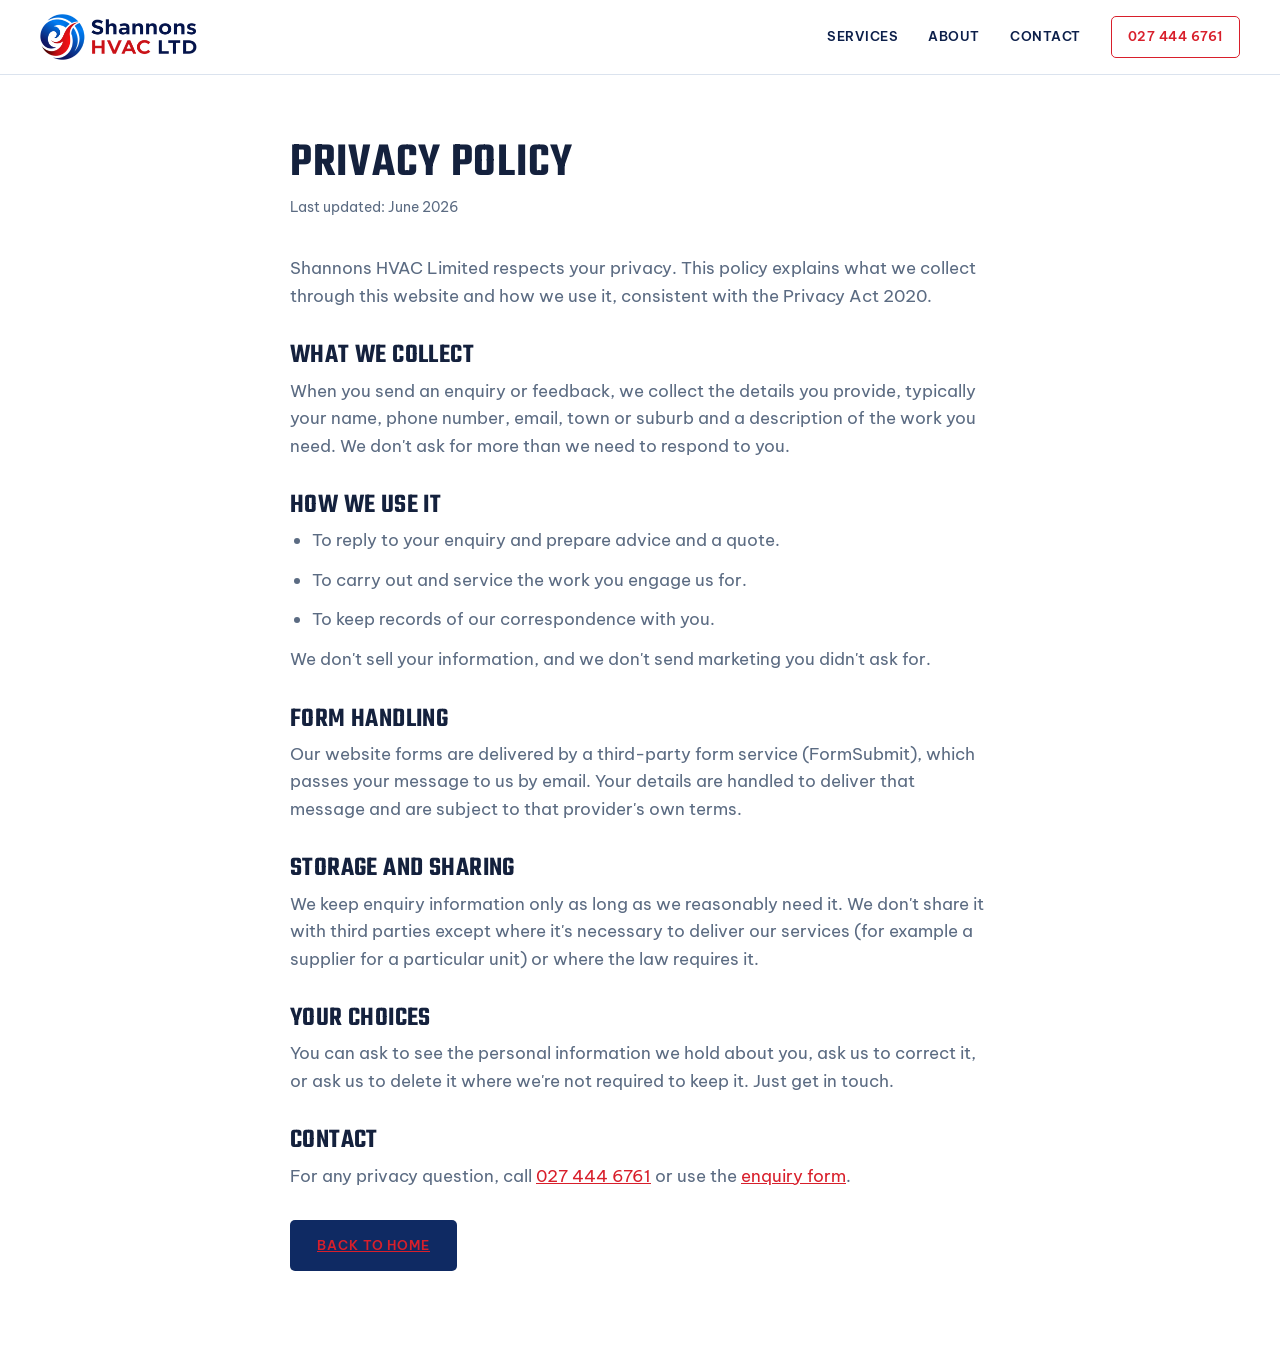
<file: privacy.html>
<!DOCTYPE html>
<html lang="en-NZ">
<head>
<meta charset="UTF-8">
<meta name="viewport" content="width=device-width, initial-scale=1.0">
<title>Privacy Policy | Shannons HVAC Limited</title>
<meta name="description" content="How Shannons HVAC handles the information you share through this website.">
<meta name="robots" content="noindex">
<link rel="icon" href="/favicon.ico" sizes="any">
<link rel="icon" type="image/png" sizes="96x96" href="/favicon-96.png">
<link rel="apple-touch-icon" href="/apple-touch-icon.png">
<link rel="preconnect" href="https://fonts.googleapis.com">
<link rel="preconnect" href="https://fonts.gstatic.com" crossorigin>
<link href="https://fonts.googleapis.com/css2?family=Teko:wght@400;500;600;700&family=Be+Vietnam+Pro:wght@400;500;600&display=swap" rel="stylesheet">
<link rel="stylesheet" href="styles.css">
</head>
<body>

<nav class="nav scrolled" id="nav">
  <a class="brand" href="index.html" aria-label="Shannons HVAC Limited"><img class="brand-logo" src="logo.png" alt="Shannons HVAC Limited" width="620" height="182"></a>
  <div class="nav-links" id="navLinks">
    <a href="index.html#services">Services</a>
    <a href="index.html#about">About</a>
    <a href="index.html#contact">Contact</a>
    <a class="nav-phone" href="tel:+64274446761">027 444 6761</a>
  </div>
  <button class="nav-toggle" id="navToggle" aria-label="Open menu" aria-expanded="false"><svg viewBox="0 0 24 24" aria-hidden="true"><path d="M4 7h16M4 12h16M4 17h16"/></svg></button>
</nav>

<main class="legal">
  <h1>Privacy Policy</h1>
  <p class="updated">Last updated: June 2026</p>

  <p>Shannons HVAC Limited respects your privacy. This policy explains what we collect through this website and how we use it, consistent with the Privacy Act 2020.</p>

  <h2>What we collect</h2>
  <p>When you send an enquiry or feedback, we collect the details you provide, typically your name, phone number, email, town or suburb and a description of the work you need. We don't ask for more than we need to respond to you.</p>

  <h2>How we use it</h2>
  <ul>
    <li>To reply to your enquiry and prepare advice and a quote.</li>
    <li>To carry out and service the work you engage us for.</li>
    <li>To keep records of our correspondence with you.</li>
  </ul>
  <p>We don't sell your information, and we don't send marketing you didn't ask for.</p>

  <h2>Form handling</h2>
  <p>Our website forms are delivered by a third-party form service (FormSubmit), which passes your message to us by email. Your details are handled to deliver that message and are subject to that provider's own terms.</p>

  <h2>Storage and sharing</h2>
  <p>We keep enquiry information only as long as we reasonably need it. We don't share it with third parties except where it's necessary to deliver our services (for example a supplier for a particular unit) or where the law requires it.</p>

  <h2>Your choices</h2>
  <p>You can ask to see the personal information we hold about you, ask us to correct it, or ask us to delete it where we're not required to keep it. Just get in touch.</p>

  <h2>Contact</h2>
  <p>For any privacy question, call <a href="tel:+64274446761">027 444 6761</a> or use the <a href="index.html#contact">enquiry form</a>.</p>

  <p style="margin-top:30px"><a class="btn btn--dark" href="index.html">Back to home</a></p>
</main>

<script src="main.js"></script>
</body>
</html>
</file>
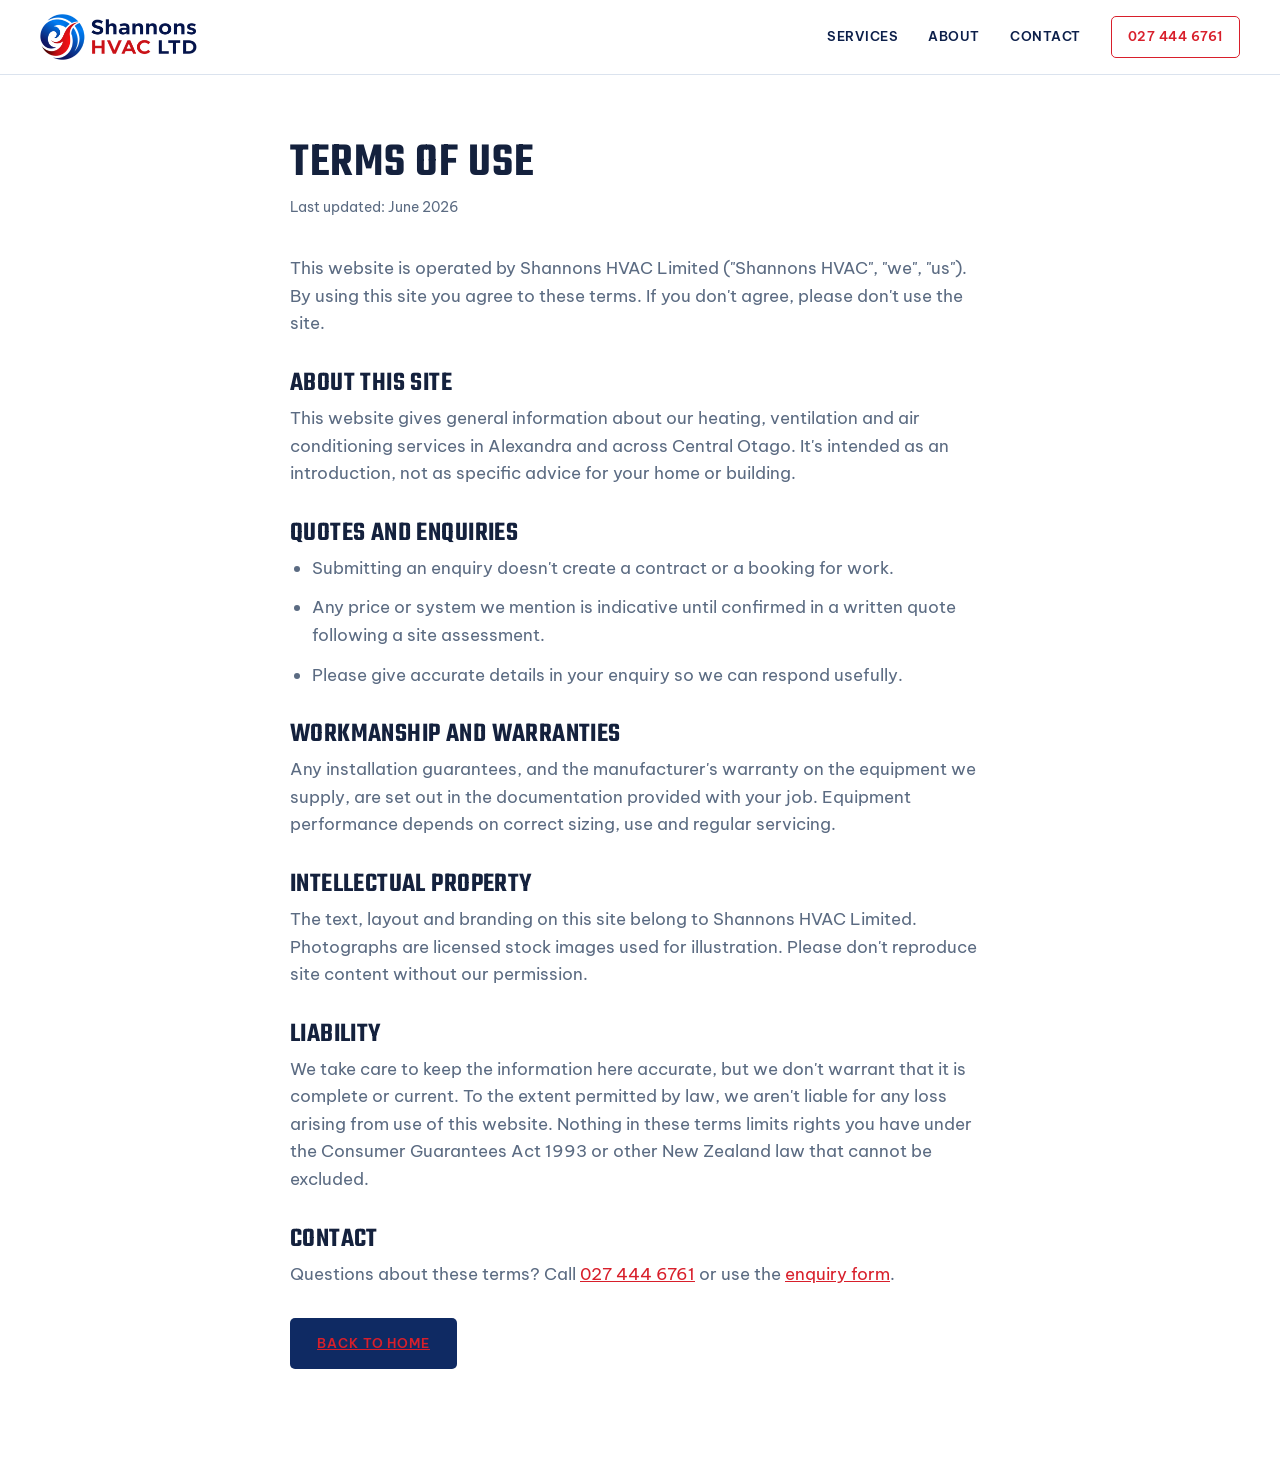
<file: terms.html>
<!DOCTYPE html>
<html lang="en-NZ">
<head>
<meta charset="UTF-8">
<meta name="viewport" content="width=device-width, initial-scale=1.0">
<title>Terms of Use | Shannons HVAC Limited</title>
<meta name="description" content="Terms of use for the Shannons HVAC website.">
<meta name="robots" content="noindex">
<link rel="icon" href="/favicon.ico" sizes="any">
<link rel="icon" type="image/png" sizes="96x96" href="/favicon-96.png">
<link rel="apple-touch-icon" href="/apple-touch-icon.png">
<link rel="preconnect" href="https://fonts.googleapis.com">
<link rel="preconnect" href="https://fonts.gstatic.com" crossorigin>
<link href="https://fonts.googleapis.com/css2?family=Teko:wght@400;500;600;700&family=Be+Vietnam+Pro:wght@400;500;600&display=swap" rel="stylesheet">
<link rel="stylesheet" href="styles.css">
</head>
<body>

<nav class="nav scrolled" id="nav">
  <a class="brand" href="index.html" aria-label="Shannons HVAC Limited"><img class="brand-logo" src="logo.png" alt="Shannons HVAC Limited" width="620" height="182"></a>
  <div class="nav-links" id="navLinks">
    <a href="index.html#services">Services</a>
    <a href="index.html#about">About</a>
    <a href="index.html#contact">Contact</a>
    <a class="nav-phone" href="tel:+64274446761">027 444 6761</a>
  </div>
  <button class="nav-toggle" id="navToggle" aria-label="Open menu" aria-expanded="false"><svg viewBox="0 0 24 24" aria-hidden="true"><path d="M4 7h16M4 12h16M4 17h16"/></svg></button>
</nav>

<main class="legal">
  <h1>Terms of Use</h1>
  <p class="updated">Last updated: June 2026</p>

  <p>This website is operated by Shannons HVAC Limited ("Shannons HVAC", "we", "us"). By using this site you agree to these terms. If you don't agree, please don't use the site.</p>

  <h2>About this site</h2>
  <p>This website gives general information about our heating, ventilation and air conditioning services in Alexandra and across Central Otago. It's intended as an introduction, not as specific advice for your home or building.</p>

  <h2>Quotes and enquiries</h2>
  <ul>
    <li>Submitting an enquiry doesn't create a contract or a booking for work.</li>
    <li>Any price or system we mention is indicative until confirmed in a written quote following a site assessment.</li>
    <li>Please give accurate details in your enquiry so we can respond usefully.</li>
  </ul>

  <h2>Workmanship and warranties</h2>
  <p>Any installation guarantees, and the manufacturer's warranty on the equipment we supply, are set out in the documentation provided with your job. Equipment performance depends on correct sizing, use and regular servicing.</p>

  <h2>Intellectual property</h2>
  <p>The text, layout and branding on this site belong to Shannons HVAC Limited. Photographs are licensed stock images used for illustration. Please don't reproduce site content without our permission.</p>

  <h2>Liability</h2>
  <p>We take care to keep the information here accurate, but we don't warrant that it is complete or current. To the extent permitted by law, we aren't liable for any loss arising from use of this website. Nothing in these terms limits rights you have under the Consumer Guarantees Act 1993 or other New Zealand law that cannot be excluded.</p>

  <h2>Contact</h2>
  <p>Questions about these terms? Call <a href="tel:+64274446761">027 444 6761</a> or use the <a href="index.html#contact">enquiry form</a>.</p>

  <p style="margin-top:30px"><a class="btn btn--dark" href="index.html">Back to home</a></p>
</main>

<script src="main.js"></script>
</body>
</html>
</file>
<file: styles.css>
/* Shannons HVAC Limited — Industrial archetype
   Display: Teko · Body: Be Vietnam Pro · Accent: climate teal on charcoal */

:root{
  --navy:#0f2a63;         /* navy surface */
  --navy-deep:#0a1c44;    /* deepest navy */
  --navy-ink:#0c1f4a;     /* heading navy */
  --blue:#0a6ce4;         /* bright blue accent */
  --red:#d81f2b;          /* brand red */
  --red-deep:#b3121d;

  --ink:#0f2a63;          /* navy surface (was charcoal) */
  --ink-deep:#0a1c44;     /* deepest navy panels */
  --bone:#eef2f8;         /* cool light band */
  --light:#ffffff;        /* white band */
  --line:#dbe3ee;         /* hairlines on light */
  --line-dark:rgba(255,255,255,.14); /* hairlines on navy */
  --text:#14213d;         /* body text on light */
  --muted:#5b6b82;        /* muted text on light */
  --muted-dark:#aab6cc;   /* muted text on navy */
  --accent:#d81f2b;       /* primary red */
  --accent-2:#eb2733;     /* red hover */
  --btn-ink:#ffffff;      /* text on red */
  --radius:5px;
  --img-filter:saturate(1.03) contrast(1.02);
  --maxw:1180px;
  --pad:clamp(20px,5vw,40px);
}

*{box-sizing:border-box;margin:0;padding:0}
html{scroll-behavior:smooth}
body{
  font-family:"Be Vietnam Pro",system-ui,sans-serif;
  color:var(--text);background:var(--light);
  line-height:1.62;font-size:17px;-webkit-font-smoothing:antialiased;
  overflow-x:hidden;
}
h1,h2,h3,h4,.display{font-family:"Teko",sans-serif;font-weight:600;line-height:.98;letter-spacing:.015em}
img{display:block;max-width:100%}
a{color:inherit;text-decoration:none}

.wrap{max-width:var(--maxw);margin:0 auto;padding:0 var(--pad)}
.eyebrow{
  font-family:"Teko",sans-serif;font-weight:600;font-size:1.02rem;
  letter-spacing:.22em;text-transform:uppercase;color:var(--accent);
  display:inline-flex;align-items:center;gap:10px;line-height:1;
}
.eyebrow::before{content:"";width:26px;height:2px;background:var(--accent);display:inline-block}
.eyebrow.center{justify-content:center}

/* ---------- buttons ---------- */
.btn{
  display:inline-flex;align-items:center;gap:9px;
  font-family:"Be Vietnam Pro",sans-serif;font-weight:600;font-size:.82rem;
  letter-spacing:.07em;text-transform:uppercase;
  padding:14px 26px;border-radius:var(--radius);cursor:pointer;border:1.5px solid transparent;
  transition:transform .15s ease,background .2s ease,color .2s ease,border-color .2s ease;
}
.btn--primary{background:var(--accent);color:var(--btn-ink)}
.btn--primary:hover{background:var(--accent-2);transform:translateY(-2px)}
.btn--ghost{background:transparent;color:#fff;border-color:rgba(255,255,255,.4)}
.btn--ghost:hover{border-color:#fff;background:rgba(255,255,255,.08)}
.btn--dark{background:var(--ink);color:#fff}
.btn--dark:hover{background:#000;transform:translateY(-2px)}

/* ---------- nav ---------- */
.nav{
  position:fixed;top:0;left:0;right:0;z-index:50;
  display:flex;align-items:center;justify-content:space-between;
  padding:14px var(--pad);background:rgba(255,255,255,.92);backdrop-filter:blur(12px);
  border-bottom:1px solid var(--line);
  transition:padding .3s ease,box-shadow .3s ease;
}
.nav.scrolled{padding:9px var(--pad);box-shadow:0 10px 30px -20px rgba(10,28,68,.5)}
.brand{display:flex;align-items:center;gap:12px;font-family:"Teko",sans-serif;font-weight:600;font-size:1.55rem;letter-spacing:.04em;color:var(--navy-ink);text-transform:uppercase;line-height:1}
.brand-logo{height:46px;width:auto;display:block;transition:height .3s ease}
.nav.scrolled .brand-logo{height:40px}
.brand .mark{
  width:36px;height:36px;border:2px solid var(--red);border-radius:3px;
  display:grid;place-items:center;color:var(--red);font-size:1.25rem;font-weight:600;flex:none;
}
.brand small{display:block;font-family:"Be Vietnam Pro",sans-serif;font-weight:400;font-size:.54rem;letter-spacing:.22em;color:var(--muted);text-transform:uppercase;margin-top:3px}
.nav-links{display:flex;align-items:center;gap:30px}
.nav-links a{font-size:.82rem;font-weight:600;letter-spacing:.04em;color:var(--navy-ink);text-transform:uppercase;font-family:"Be Vietnam Pro",sans-serif}
.nav-links a:hover{color:var(--blue)}
.nav-phone{display:inline-flex !important;align-items:center;gap:8px;border:1.5px solid var(--red);color:var(--red) !important;padding:9px 16px;border-radius:var(--radius)}
.nav-phone:hover{background:var(--red);color:#fff !important}
.nav-toggle{display:none;background:none;border:none;color:var(--navy-ink);cursor:pointer;padding:6px;line-height:0}
.nav-toggle svg{width:28px;height:28px;fill:none;stroke:currentColor;stroke-width:2;stroke-linecap:round}

/* ---------- hero ---------- */
.hero{position:relative;min-height:min(86svh,740px);display:flex;align-items:flex-end;background:var(--ink-deep);overflow:hidden}
.hero-slides{position:absolute;inset:0;z-index:0}
.hero-slide{position:absolute;inset:0;background-size:cover;background-position:center;opacity:0;transition:opacity 1.6s ease;filter:var(--img-filter);transform:scale(1.04)}
.hero-slide.active{opacity:1}
.hero::after{content:"";position:absolute;inset:0;z-index:1;
  background:
    radial-gradient(120% 90% at 8% 92%,rgba(8,18,44,.66) 0%,rgba(8,18,44,.28) 38%,rgba(8,18,44,0) 68%),
    linear-gradient(180deg,rgba(10,28,68,.12) 0%,rgba(10,28,68,.04) 40%,rgba(10,22,52,.58) 100%),
    linear-gradient(90deg,rgba(8,18,44,.42) 0%,rgba(8,18,44,.14) 46%,rgba(8,18,44,0) 76%);}
.hero-grid{position:absolute;inset:0;z-index:1;opacity:.15;
  background-image:linear-gradient(rgba(255,255,255,.5) 1px,transparent 1px),linear-gradient(90deg,rgba(255,255,255,.5) 1px,transparent 1px);
  background-size:64px 64px;-webkit-mask-image:linear-gradient(180deg,transparent,#000 40%,transparent);mask-image:linear-gradient(180deg,transparent,#000 40%,transparent)}
.hero-inner{position:relative;z-index:2;padding:104px var(--pad) 52px;max-width:1470px;margin:0 auto;width:100%}
.hero-eyebrow{text-shadow:0 1px 14px rgba(6,14,34,.9),0 1px 3px rgba(6,14,34,.6);color:#fff;font-family:"Teko",sans-serif;font-weight:600;font-size:.82rem;letter-spacing:.2em;text-transform:uppercase;display:flex;align-items:center;gap:12px;line-height:1}
.hero-eyebrow::before{content:"";width:26px;height:2px;background:#F2444F}
.hero h1{color:#fff;font-size:clamp(2rem,4.5vw,3.3rem);margin:14px 0 22px;max-width:20ch;text-transform:uppercase;font-weight:600;text-shadow:0 2px 26px rgba(6,14,34,.72),0 1px 3px rgba(6,14,34,.5)}
.hero h1 em{color:#F2444F;font-style:normal}
.hero p.lede{color:#e3e6ea;font-size:clamp(.94rem,1.25vw,1.04rem);max-width:52ch;margin-bottom:24px;line-height:1.6}
.hero-cta{display:flex;flex-wrap:wrap;gap:11px}
.hero-cta .btn{min-height:44px;padding:10px 17px;font-size:.82rem}
.hero-meta{display:flex;flex-wrap:wrap;gap:22px;margin-top:32px;padding-top:20px;border-top:1px solid rgba(255,255,255,.16)}
.hero-meta div{color:#dde2e9;font-size:.74rem;letter-spacing:.03em;text-shadow:0 1px 10px rgba(6,14,34,.75)}
.hero-meta b{text-shadow:0 1px 12px rgba(6,14,34,.8);display:block;font-family:"Teko",sans-serif;font-weight:600;color:#fff;font-size:1.05rem;letter-spacing:.03em;line-height:1.05}

/* ---------- sections ---------- */
section{padding:clamp(64px,9vw,108px) 0}
.band-bone{background:var(--bone)}
.band-light{background:var(--light)}
.band-dark{background:var(--ink);color:#fff}
.sec-head{max-width:680px;margin-bottom:52px}
.sec-head.center{margin:0 auto 52px;text-align:center}
.sec-head h2{font-size:clamp(2.4rem,5vw,3.7rem);margin:12px 0 14px;text-transform:uppercase;font-weight:600;line-height:.96}
.band-dark .sec-head h2{color:#fff}
.sec-head p{color:var(--muted);font-size:1.06rem}
.band-dark .sec-head p{color:var(--muted-dark)}

/* ---------- trust strip ---------- */
.trust{background:var(--bone);color:var(--navy-ink);padding:0;border-bottom:1px solid var(--line)}
.trust-grid{display:grid;grid-template-columns:repeat(3,1fr)}
.trust-item{padding:38px var(--pad);display:flex;gap:18px;align-items:flex-start;border-right:1px solid var(--line)}
.trust-item:last-child{border-right:none}
.trust-ic{width:42px;height:42px;flex:none;border:1.5px solid var(--blue);border-radius:3px;display:grid;place-items:center;color:var(--blue)}
.trust-ic svg{width:22px;height:22px}
.trust-item h4{font-family:"Teko",sans-serif;font-weight:600;font-size:1.4rem;letter-spacing:.02em;margin-bottom:2px;color:var(--navy-ink);text-transform:uppercase;line-height:1.04}
.trust-item p{color:var(--muted);font-size:.92rem;line-height:1.5}

/* ---------- services ---------- */
.svc-grid{display:grid;grid-template-columns:repeat(3,1fr);gap:1px;background:var(--line);border:1px solid var(--line)}
.svc-card{background:var(--light);padding:34px 30px;transition:background .25s ease,transform .25s ease}
.svc-card:hover{background:#fff;transform:translateY(-3px);box-shadow:0 24px 50px -28px rgba(20,23,28,.4)}
.svc-num{font-family:"Teko",sans-serif;font-weight:600;font-size:1.05rem;color:var(--accent);letter-spacing:.08em}
.svc-ic{width:46px;height:46px;margin:14px 0 16px;color:var(--blue)}
.svc-ic svg{width:46px;height:46px;stroke-width:1.4}
.svc-card h3{font-size:1.6rem;margin-bottom:8px;text-transform:uppercase;letter-spacing:.01em;font-weight:600;line-height:1}
.svc-card p{color:var(--muted);font-size:.96rem}

/* ---------- about ---------- */
.about-split{display:grid;grid-template-columns:1fr 1fr;gap:clamp(34px,5vw,72px);align-items:center}
.about-figure{position:relative}
.about-figure img{width:100%;aspect-ratio:4/3;object-fit:cover;border-radius:var(--radius);filter:var(--img-filter)}
.about-tag{position:absolute;top:-1px;left:-1px;background:var(--accent);color:var(--btn-ink);font-family:"Teko",sans-serif;font-weight:600;font-size:1.02rem;letter-spacing:.12em;text-transform:uppercase;padding:8px 18px;line-height:1}
.about-frame{position:absolute;inset:18px -18px -18px 18px;border:1.5px solid var(--blue);border-radius:var(--radius);z-index:-1}
.about-copy h2{font-size:clamp(2.4rem,4.6vw,3.5rem);margin:12px 0 18px;text-transform:uppercase;font-weight:600;line-height:.96}
.about-copy p{color:var(--muted);margin-bottom:16px}
.checklist{list-style:none;margin-top:26px;display:grid;gap:14px}
.checklist li{display:flex;gap:13px;align-items:flex-start;font-weight:500;color:var(--text)}
.checklist .ck{width:24px;height:24px;flex:none;background:var(--accent);border-radius:3px;display:grid;place-items:center;margin-top:1px}
.checklist .ck svg{width:14px;height:14px;stroke:var(--btn-ink);stroke-width:3}
/* two-up capability list, collapses to one column on a phone */
.checklist--2{grid-template-columns:repeat(2,minmax(0,1fr));column-gap:44px}
@media(max-width:760px){.checklist--2{grid-template-columns:1fr}}

/* ---------- crew ---------- */
.crew-grid{display:grid;grid-template-columns:repeat(3,1fr);gap:24px}
.crew-card{background:var(--light);border:1px solid var(--line);border-radius:var(--radius);padding:34px 28px;text-align:center;transition:transform .25s ease,box-shadow .25s ease}
.crew-card:hover{transform:translateY(-3px);box-shadow:0 24px 50px -30px rgba(10,28,68,.35)}
.crew-av{width:84px;height:84px;margin:0 auto 20px;border-radius:50%;background:var(--bone);border:2px solid var(--blue);display:grid;place-items:center;font-family:"Teko",sans-serif;font-weight:600;font-size:2rem;color:var(--blue);letter-spacing:.04em;line-height:1}
.crew-card h3{color:var(--navy-ink);font-size:1.5rem;text-transform:uppercase;letter-spacing:.02em;font-weight:600;line-height:1}
.crew-role{color:var(--red);font-family:"Teko",sans-serif;font-weight:600;font-size:1rem;letter-spacing:.14em;text-transform:uppercase;margin:4px 0 12px;line-height:1}
.crew-card p{color:var(--muted);font-size:.92rem}
.badge{display:inline-block;font-family:"Be Vietnam Pro",sans-serif;font-size:.66rem;font-weight:600;letter-spacing:.16em;text-transform:uppercase;color:var(--muted);border:1px solid var(--line);border-radius:3px;padding:5px 12px;margin-top:18px}

/* ---------- contact ---------- */
.contact-split{display:grid;grid-template-columns:.85fr 1.15fr;gap:clamp(34px,5vw,64px)}
.contact-info h2{color:#fff;font-size:clamp(2.3rem,4.4vw,3.4rem);margin:12px 0 16px;text-transform:uppercase;font-weight:600;line-height:.96}
.contact-info > p{color:var(--muted-dark);margin-bottom:30px;max-width:44ch}
.cinfo-row{display:flex;gap:16px;align-items:flex-start;padding:18px 0;border-top:1px solid var(--line-dark)}
.cinfo-row:last-child{border-bottom:1px solid var(--line-dark)}
.cinfo-ic{width:40px;height:40px;flex:none;border:1.5px solid var(--accent);border-radius:3px;display:grid;place-items:center;color:var(--accent)}
.cinfo-ic svg{width:20px;height:20px}
.cinfo-row b{display:block;font-family:"Teko",sans-serif;font-weight:600;color:#fff;font-size:1rem;letter-spacing:.12em;text-transform:uppercase;margin-bottom:2px;line-height:1.1}
.cinfo-row a,.cinfo-row span{color:#dfe3e8;font-size:1.02rem}
.cinfo-row a:hover{color:var(--accent)}

.form{background:var(--light);border-radius:var(--radius);padding:clamp(26px,3vw,40px);color:var(--text)}
.form h3{font-size:1.9rem;text-transform:uppercase;margin-bottom:4px;font-weight:600;line-height:1}
.form .sub{color:var(--muted);font-size:.95rem;margin-bottom:22px}
.frow{display:grid;grid-template-columns:1fr 1fr;gap:16px}
.field{margin-bottom:16px;display:flex;flex-direction:column}
.field label{font-family:"Be Vietnam Pro",sans-serif;font-weight:600;font-size:.72rem;letter-spacing:.08em;text-transform:uppercase;margin-bottom:7px;color:var(--text)}
.field input,.field textarea,.field select{
  font-family:"Be Vietnam Pro",sans-serif;font-size:1rem;padding:13px 15px;border:1.5px solid var(--line);border-radius:var(--radius);background:#fbfcfc;color:var(--text);transition:border-color .2s ease}
.field input:focus,.field textarea:focus,.field select:focus{outline:none;border-color:var(--accent);background:#fff}
.field textarea{min-height:120px;resize:vertical}

/* ---------- footer ---------- */
.footer{background:var(--navy-deep);color:#fff;padding:60px var(--pad) 30px}
.footer-top{max-width:var(--maxw);margin:0 auto;display:flex;flex-wrap:wrap;justify-content:space-between;gap:30px;padding-bottom:34px;border-bottom:1px solid var(--line-dark)}
.footer .brand{margin-bottom:12px;color:#fff}
.footer .brand small{color:var(--muted-dark)}
.footer .brand .mark{border-color:var(--red);color:#fff}
.footer-blurb{color:var(--muted-dark);max-width:38ch;font-size:.94rem}
.footer-links{display:flex;gap:40px;flex-wrap:wrap}
.footer-col h5{font-family:"Teko",sans-serif;font-weight:600;font-size:1.05rem;letter-spacing:.12em;text-transform:uppercase;color:#fff;margin-bottom:12px;line-height:1}
.footer-col a{display:block;color:var(--muted-dark);font-size:.92rem;margin-bottom:9px}
.footer-col a:hover{color:var(--accent)}
.footer-bot{max-width:var(--maxw);margin:24px auto 0;display:flex;flex-wrap:wrap;justify-content:space-between;gap:12px;color:#6c7480;font-size:.82rem}

/* ---------- reveal ---------- */
.reveal{opacity:0;transform:translateY(26px);transition:opacity .7s ease,transform .7s ease}
.reveal.in{opacity:1;transform:none}

/* ---------- legal pages ---------- */
.legal{max-width:780px;margin:0 auto;padding:140px var(--pad) 80px}
.legal h1{font-size:3rem;text-transform:uppercase;margin-bottom:8px;font-weight:600;line-height:1}
.legal .updated{color:var(--muted);font-size:.9rem;margin-bottom:36px}
.legal h2{font-size:1.7rem;text-transform:uppercase;margin:32px 0 8px;font-weight:600;line-height:1}
.legal p,.legal li{color:var(--muted);margin-bottom:12px}
.legal ul{padding-left:22px}
.legal a{color:var(--accent);text-decoration:underline}

/* ---------- responsive ---------- */
@media(max-width:920px){
  .svc-grid{grid-template-columns:repeat(2,1fr)}
  .about-split{grid-template-columns:1fr}
  .about-frame{display:none}
  .contact-split{grid-template-columns:1fr}
}
@media(max-width:760px){
  .nav-links{position:fixed;top:0;right:0;height:100vh;width:78%;max-width:320px;background:var(--ink-deep);flex-direction:column;align-items:flex-start;justify-content:center;gap:24px;padding:40px;transform:translateX(100%);transition:transform .3s ease;box-shadow:-20px 0 60px rgba(0,0,0,.5)}
  .nav-links.open{transform:none}
  .nav-links a{color:#eaf0ff}
  .nav-links a:hover{color:#fff}
  .nav-phone{border-color:#fff;color:#fff !important}
  .nav-phone:hover{background:#fff;color:var(--navy-ink) !important}
  .nav-toggle{display:block;z-index:60;position:relative}
  .trust-grid{grid-template-columns:1fr}
  .trust-item{border-right:none;border-bottom:1px solid var(--line-dark)}
  .svc-grid{grid-template-columns:1fr}
  .crew-grid{grid-template-columns:1fr}
  .frow{grid-template-columns:1fr}
  .hero-meta{gap:20px}
}
@media(prefers-reduced-motion:reduce){
  .hero-slide{transition:none}
  .reveal{opacity:1;transform:none;transition:none}
}

/* ---------- showroom gallery ---------- */
.shots{display:grid;grid-template-columns:1fr 1.35fr;gap:16px;grid-template-rows:repeat(2,244px);margin-top:36px}
.shot{position:relative;margin:0;overflow:hidden;border-radius:var(--radius);background:var(--ink-deep)}
.shot img{width:100%;height:100%;object-fit:cover;display:block;filter:var(--img-filter);transition:transform .7s cubic-bezier(.16,1,.3,1)}
.shot:hover img{transform:scale(1.05)}
.shot--tall{grid-row:1 / 3}
.shot figcaption{position:absolute;left:0;right:0;bottom:0;padding:16px 18px;color:#fff;font-size:.92rem;font-weight:500;
  background:linear-gradient(0deg,rgba(11,14,18,.86),rgba(11,14,18,0));opacity:0;transform:translateY(8px);transition:opacity .4s ease,transform .4s ease}
.shot::after{content:"";position:absolute;inset:0;border:2px solid var(--blue);border-radius:var(--radius);opacity:0;transition:opacity .4s ease;pointer-events:none}
.shot:hover figcaption,.shot:hover::after{opacity:1;transform:none}
/* two-up media pair and the electrical job grid, both collapse on a phone
   (kept as classes rather than inline styles so the media queries still win) */
.hp-pair{grid-template-columns:1fr 1fr;max-width:var(--maxw)}
.shots--jobs{grid-template-columns:1.35fr 1fr;grid-template-rows:repeat(2,262px)}
.shots--wide{grid-template-columns:1fr;grid-template-rows:auto;margin-top:16px}
.shots--three{grid-template-columns:repeat(3,1fr);grid-template-rows:auto;margin-top:16px}
@media(max-width:760px){
  .hp-pair{grid-template-columns:1fr;max-width:none}
  .shots--jobs{grid-template-columns:1fr;grid-template-rows:none}
  .shots--three{grid-template-columns:1fr}
}
@media(max-width:760px){
  .shots{grid-template-columns:1fr;grid-template-rows:none}
  .shot--tall{grid-row:auto;aspect-ratio:3/4}
  .shot{aspect-ratio:4/3}
  .shot figcaption{opacity:1;transform:none}
}

/* ---------- service card media ---------- */
.svc-card{overflow:hidden}
.svc-media{margin:-34px -30px 20px;height:178px;overflow:hidden;background:var(--bone)}
.svc-media img{width:100%;height:100%;object-fit:cover;filter:var(--img-filter);transition:transform .5s ease}
.svc-card:hover .svc-media img{transform:scale(1.05)}

/* ---------- about figure: natural (uncropped) ---------- */
.about-figure.natural img{aspect-ratio:auto;height:auto;object-fit:contain;background:var(--bone)}

/* ---------- heat pump range cards ---------- */
.model-grid{display:grid;grid-template-columns:repeat(3,1fr);gap:22px}
.model-card{background:#fff;border:1px solid var(--line);border-radius:var(--radius);overflow:hidden;display:flex;flex-direction:column;transition:transform .25s ease,box-shadow .25s ease,border-color .25s ease}
.model-card:hover{transform:translateY(-4px);box-shadow:0 26px 50px -30px rgba(10,28,68,.35);border-color:var(--blue)}
.model-media{height:210px;background:#fff;display:flex;align-items:center;justify-content:center;overflow:hidden;padding:20px;border-bottom:1px solid var(--line)}
.model-media img{max-width:100%;max-height:100%;width:auto;height:auto;object-fit:contain}
.model-media.cover{padding:0}
.model-media.cover img{width:100%;height:100%;max-width:none;max-height:none;object-fit:cover}
.model-body{padding:22px 22px 24px;display:flex;flex-direction:column;flex:1}
.model-body .k{font-family:"Teko",sans-serif;font-weight:600;color:var(--accent);letter-spacing:.1em;font-size:.82rem;text-transform:uppercase}
.model-body h3{font-size:1.35rem;text-transform:uppercase;font-weight:600;line-height:1;margin:3px 0 8px}
.model-body p{color:var(--muted);font-size:.92rem;margin-bottom:14px}
.model-chips{display:flex;flex-wrap:wrap;gap:7px;margin-top:auto}
.model-chip{font-size:.64rem;font-weight:600;letter-spacing:.05em;text-transform:uppercase;color:var(--navy-ink);background:var(--bone);border:1px solid var(--line);border-radius:100px;padding:4px 10px}
.model-chip.hot{color:var(--red);border-color:rgba(216,31,43,.28);background:rgba(216,31,43,.06)}
.contact-btns{display:grid;gap:12px;margin-top:8px}
.contact-btns .btn{justify-content:center;padding:16px;font-size:.92rem}
@media(max-width:920px){.model-grid{grid-template-columns:repeat(2,1fr)}}
@media(max-width:600px){.model-grid{grid-template-columns:1fr}}

/* ---------- detailed heat pump layout (zig-zag + colour swatches) ---------- */
.hc-intro{text-align:center;max-width:760px;margin:0 auto 40px;padding:0 var(--pad)}
.hc-intro h2{font-family:"Be Vietnam Pro",sans-serif;font-weight:700;color:var(--navy-ink);text-transform:none;font-size:clamp(1.9rem,3.6vw,2.7rem);line-height:1.12;letter-spacing:-.01em;margin:8px 0 14px}
.hc-intro p{color:#41506a;font-size:1.08rem}
.hc-banner{max-width:var(--maxw);margin:0 auto;padding:0 var(--pad)}
.hc-banner img{width:100%;border-radius:10px;display:block}
.hp{padding:clamp(50px,7vw,88px) 0}
.hp-grid{max-width:var(--maxw);margin:0 auto;padding:0 var(--pad);display:grid;grid-template-columns:1fr 1fr;gap:clamp(34px,5vw,66px);align-items:center}
.kicker{font-family:"Be Vietnam Pro",sans-serif;font-weight:700;font-size:.78rem;letter-spacing:.14em;text-transform:uppercase;color:var(--accent)}
.hp-copy h2{font-family:"Be Vietnam Pro",sans-serif;font-weight:700;text-transform:none;color:var(--navy-ink);font-size:clamp(1.7rem,3.3vw,2.45rem);line-height:1.14;letter-spacing:-.01em;margin:8px 0 16px}
.hp-copy p{color:#41506a;font-size:1.05rem;margin-bottom:13px;max-width:54ch}
.hp-copy .u{color:var(--blue);font-weight:600}
.hp-copy ul{margin:8px 0 0;padding-left:20px;color:#41506a;font-size:1.02rem}
.hp-copy ul li{margin-bottom:5px}
.hp-figure img{width:100%;height:auto;border-radius:10px;object-fit:cover;aspect-ratio:16/11;box-shadow:0 34px 64px -38px rgba(10,28,68,.45);filter:var(--img-filter)}
.hp-under{max-width:420px;margin-top:26px}
.hp-under img{width:100%;object-fit:contain}
.hp-renders{max-width:var(--maxw);margin:44px auto 0;padding:0 var(--pad);display:grid;grid-template-columns:repeat(3,1fr);gap:24px}
.hp-swatch{background:#fff;border:1px solid var(--line);border-radius:10px;padding:22px 20px;display:flex;flex-direction:column;align-items:center;gap:12px;transition:transform .25s ease,box-shadow .25s ease}
.hp-swatch:hover{transform:translateY(-3px);box-shadow:0 24px 46px -30px rgba(10,28,68,.3)}
.hp-swatch img{width:100%;object-fit:contain;aspect-ratio:16/7}
.hp-swatch span{font-family:"Be Vietnam Pro",sans-serif;font-size:.74rem;font-weight:600;letter-spacing:.08em;text-transform:uppercase;color:var(--muted)}
.play-link{display:inline-flex;align-items:center;gap:10px;margin-top:14px;color:var(--navy-ink);font-weight:600;font-size:.9rem}
.play-link .pl{width:44px;height:44px;border-radius:50%;background:var(--red);display:grid;place-items:center;transition:transform .2s ease}
.play-link:hover .pl{transform:scale(1.08)}
.play-link .pl svg{width:16px;height:16px;fill:#fff;margin-left:2px}
.videowrap{max-width:920px;margin:34px auto 0;border-radius:10px;overflow:hidden;border:1px solid var(--line-dark);box-shadow:0 30px 60px -30px rgba(0,0,0,.6)}
.ratio{position:relative;padding-top:56.25%}
.ratio iframe{position:absolute;inset:0;width:100%;height:100%;border:0}
.video-note{text-align:center;color:var(--muted-dark);font-size:.82rem;margin-top:16px}
@media(max-width:900px){
  .hp-grid{grid-template-columns:1fr}
  .hp-figure{order:-1}
  .hp-renders{grid-template-columns:1fr;max-width:420px}
}

/* ---------- services & FAQ accordions ----------
   Headings always visible so the full range scans at a glance; body copy
   collapses behind a chevron. Native <details> so it works without JS. */
.acc{max-width:920px;margin:0 auto;border-top:1px solid var(--line)}
.acc-item{border-bottom:1px solid var(--line)}
.acc-item>summary{
  list-style:none;cursor:pointer;display:flex;align-items:center;gap:16px;
  padding:20px 4px;transition:color .2s ease;
}
.acc-item>summary::-webkit-details-marker{display:none}
.acc-item>summary:hover{color:var(--blue)}
.acc-item>summary:focus-visible{outline:2px solid var(--accent);outline-offset:3px;border-radius:3px}
.acc-num{font-family:"Teko",sans-serif;font-weight:600;font-size:.95rem;letter-spacing:.1em;color:var(--accent);flex:none;width:26px}
.acc-ic{flex:none;width:34px;height:34px;display:grid;place-items:center;color:var(--navy-ink)}
.acc-ic svg{width:24px;height:24px;fill:none;stroke:currentColor;stroke-width:1.5;stroke-linecap:round;stroke-linejoin:round}
.acc-item h3{
  flex:1;margin:0;font-family:"Be Vietnam Pro",sans-serif;font-weight:600;
  font-size:clamp(1.02rem,1.6vw,1.16rem);line-height:1.3;letter-spacing:-.005em;
  color:var(--navy-ink);text-transform:none;
}
.acc-chev{flex:none;width:26px;height:26px;display:grid;place-items:center;color:var(--muted);transition:transform .25s ease,color .2s ease}
.acc-chev svg{width:18px;height:18px;fill:none;stroke:currentColor;stroke-width:2;stroke-linecap:round;stroke-linejoin:round}
.acc-item[open]>summary .acc-chev{transform:rotate(180deg);color:var(--accent)}
.acc-item[open]>summary h3{color:var(--accent)}
.acc-body{padding:0 4px 22px calc(26px + 34px + 32px)}
.acc-body p{color:#41506a;font-size:1rem;max-width:62ch;margin:0}
.acc-body p+p{margin-top:10px}
.acc-body a{color:var(--blue);font-weight:600;text-decoration:underline}
@media(max-width:620px){
  .acc-item>summary{gap:12px;padding:17px 2px}
  .acc-ic{display:none}
  .acc-body{padding:0 2px 20px 38px}
  .acc-body p{font-size:.96rem}
}
@media(prefers-reduced-motion:reduce){.acc-chev{transition:none}}

/* ---------- nav services drop-down (desktop only) ---------- */
.nav-drop{position:relative;display:flex;align-items:center}
.nav-drop-trigger{display:inline-flex;align-items:center;gap:5px}
.nav-caret{width:13px;height:13px;fill:none;stroke:currentColor;stroke-width:2.4;stroke-linecap:round;stroke-linejoin:round;transition:transform .2s ease}
.nav-drop:hover .nav-caret{transform:rotate(180deg)}
.nav-drop-menu{
  position:absolute;top:100%;left:-18px;min-width:266px;padding:8px;margin-top:14px;
  background:#fff;border:1px solid var(--line);border-radius:var(--radius);
  box-shadow:0 26px 54px -26px rgba(10,28,68,.42);
  opacity:0;visibility:hidden;transform:translateY(-6px);
  transition:opacity .18s ease,transform .18s ease,visibility .18s;
}
.nav-drop:hover .nav-drop-menu,.nav-drop:focus-within .nav-drop-menu{opacity:1;visibility:visible;transform:none}
.nav-drop-menu::before{content:"";position:absolute;left:0;right:0;top:-14px;height:14px}
.nav-drop-menu a{
  display:block;padding:9px 12px;border-radius:3px;font-size:.78rem;
  text-transform:none;letter-spacing:.01em;color:var(--text);font-weight:500;
}
.nav-drop-menu a:hover{background:var(--bone);color:var(--navy-ink)}

/* the burger takes over earlier now the nav carries one more link */
@media(max-width:1010px){
  .nav-links{position:fixed;top:0;right:0;height:100vh;width:78%;max-width:320px;background:var(--ink-deep);flex-direction:column;align-items:flex-start;justify-content:center;gap:24px;padding:40px;transform:translateX(100%);transition:transform .3s ease;box-shadow:-20px 0 60px rgba(0,0,0,.5);overflow-y:auto}
  .nav-links.open{transform:none}
  .nav-links a{color:#eaf0ff}
  .nav-links a:hover{color:#fff}
  .nav-phone{border-color:#fff;color:#fff !important}
  .nav-phone:hover{background:#fff;color:var(--navy-ink) !important}
  .nav-toggle{display:block;z-index:60;position:relative}
  /* on a phone the services list is right there on the page — keep the panel short */
  .nav-drop-menu{display:none}
  .nav-caret{display:none}
}

/* ---------- contact map + footer address ---------- */
.contact-map{
  margin-top:clamp(34px,5vw,52px);border-radius:var(--radius);overflow:hidden;
  border:1px solid var(--line-dark);line-height:0;
}
.contact-map iframe{width:100%;height:340px;border:0;display:block;filter:grayscale(.2) contrast(1.02)}
.footer-address{color:var(--muted-dark);font-size:.92rem;font-style:normal;line-height:1.55}
.footer-address b{display:block;color:#fff;font-weight:600}
@media(max-width:620px){.contact-map iframe{height:230px}}

/* ---------- mobile: drop the long eyebrow line from the hero ---------- */
@media(max-width:760px){
  .hero-eyebrow{display:none}
  .hero h1{margin-top:0}
}

/* ---------- explainer diagrams (flat art, must not be cropped) ---------- */
.hp-figure img.diagram{
  object-fit:contain;background:#fff;aspect-ratio:16/11;
  padding:clamp(14px,2.4vw,30px);border:1px solid var(--line);
  box-shadow:0 24px 48px -34px rgba(10,28,68,.32);filter:none;
}

/* ---------- phones: smaller buttons, tighter hero copy ---------- */
@media(max-width:620px){
  .btn{padding:11px 17px;font-size:.72rem;gap:7px;letter-spacing:.05em}
  .hero-cta{gap:8px}
  .hero-cta .btn{min-height:40px;padding:10px 14px;font-size:.75rem}
  .contact-btns .btn{padding:13px;font-size:.78rem}
  .hero h1{font-size:clamp(1.75rem,7vw,2.2rem)}
  .hc-intro h2{font-size:clamp(1.55rem,6.4vw,1.95rem)}
  .hc-intro p{font-size:1rem}
}

/* the quote card should hug its content, not stretch to match the column beside it */
.contact-split .form{align-self:start}
</file>
